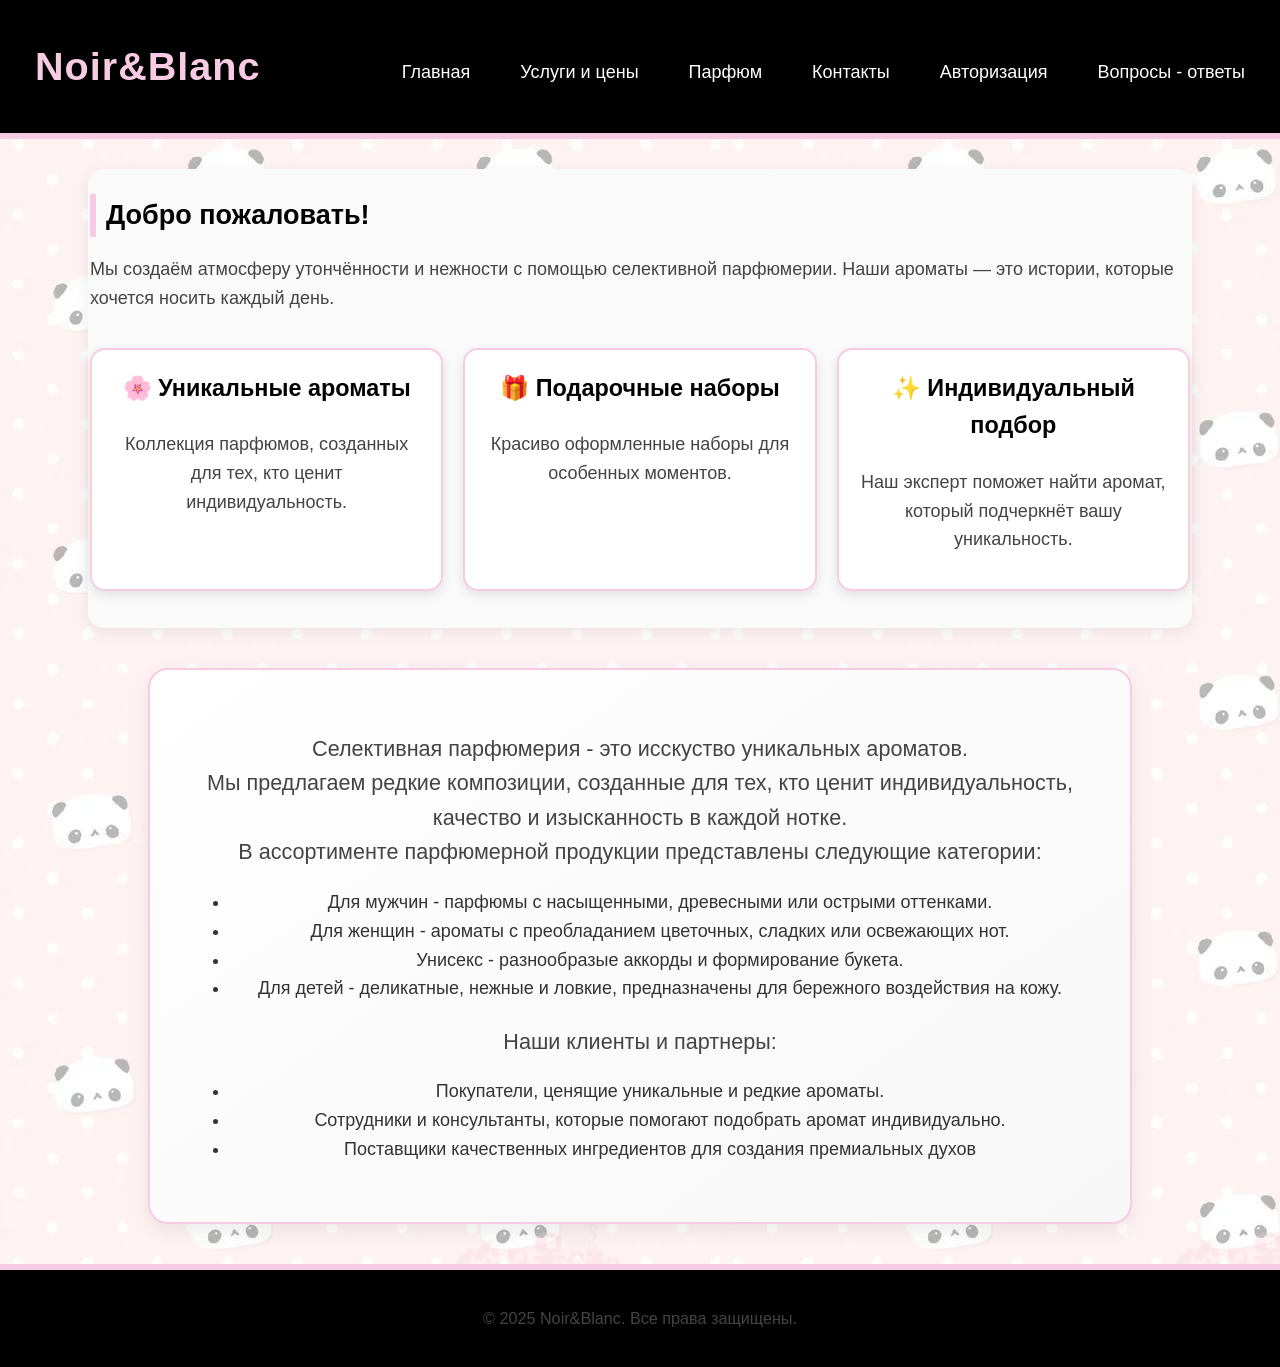
<file: index.html>
<!DOCTYPE html>
<html lang="ru">
<head>
    <meta charset="UTF-8">
    <meta name="viewport" content="width=device-width, initial-scale=1.0">
    <title>Noir&Blanc — Главная</title>
    <link rel="stylesheet" href="style.css">
</head>
<body>
    <header class="header">
        <h1 div class="logo">Noir&Blanc</h1>
<a href="media/panda.jpg" alt="лого"> </a>
<input type="checkbox" id="menu-toggle">
<label for="menu-toggle" class="burger">
    <span></span>
    <span></span>
    <span></span>
</label>
        <nav class="nav">
                <a href="index.html">Главная</a>
                <a href="price.html">Услуги и цены</a>
                <a href="parfum.html">Парфюм</a>
                <a href="contact.html">Контакты</a>
                <a href="register.html">Авторизация</a>
                <a href="question.html">Вопросы - ответы</a>

        </nav>
    </header>

    <div class="container">
        <h2>Добро пожаловать!</h2>
        <p>
            Мы создаём атмосферу утончённости и нежности с помощью селективной парфюмерии. 
            Наши ароматы — это истории, которые хочется носить каждый день.
        </p>

        <div class="cards">
            <div class="card">
                <h3>🌸 Уникальные ароматы</h3>
                <p>Коллекция парфюмов, созданных для тех, кто ценит индивидуальность.</p>
            </div>
            <div class="card">
                <h3>🎁 Подарочные наборы</h3>
                <p>Красиво оформленные наборы для особенных моментов.</p>
            </div>
            <div class="card">
                <h3>✨ Индивидуальный подбор</h3>
                <p>Наш эксперт поможет найти аромат, который подчеркнёт вашу уникальность.</p>
            </div>
        </div>
    </div>
    <div class="content">
     <p>Селективная парфюмерия - это исскуство уникальных ароматов.<br/>Мы предлагаем редкие композиции, созданные для тех, кто ценит индивидуальность, качество и изысканность в каждой нотке.<br/>В ассортименте парфюмерной продукции представлены следующие категории:</p>
            <ul>
                <li>Для мужчин - парфюмы с насыщенными, древесными или острыми оттенками.</li>
                <li>Для женщин - ароматы с преобладанием цветочных, сладких или освежающих нот.</li>
                <li>Унисекс - разнообразые аккорды и формирование букета.</li>
                <li>Для детей - деликатные, нежные и ловкие, предназначены для бережного воздействия на кожу.</li>
            </ul>
            <p>Наши клиенты и партнеры:</p>
            <ul>
                <li>Покупатели, ценящие уникальные и редкие ароматы.</li>
                <li>Сотрудники и консультанты, которые помогают подобрать аромат индивидуально.</li>
                <li>Поставщики качественных ингредиентов для создания премиальных духов</li>
            </ul>
        </div>
        </section>
    <footer>
        <p>© 2025 Noir&Blanc. Все права защищены.</p>
    </footer>
</body>
</html>
</file>
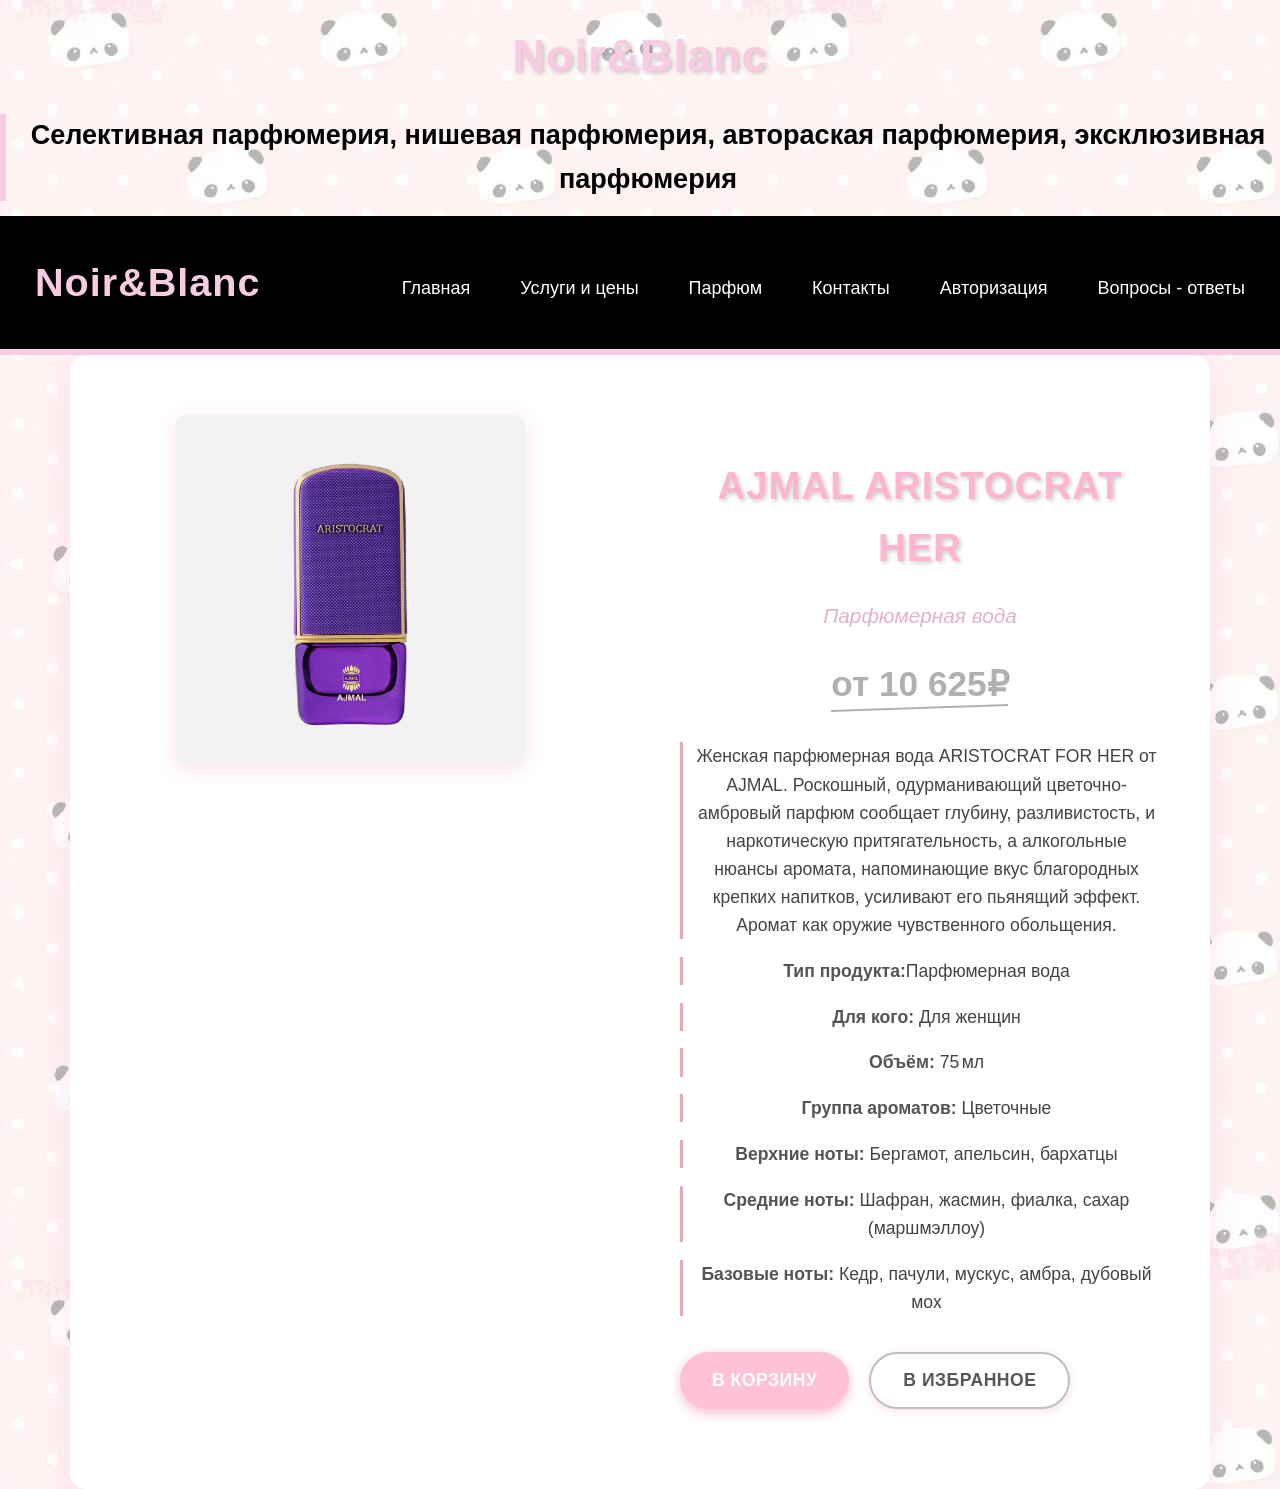
<file: AJMALARISTOCRATHER.html>
<!DOCTYPE html>
<html lang="ru">
    <head>
        <meta charset="UTF-8">

        <meta name="viewport" content="width=device-width, initial-scale=1.0">
        <title>Noir&Blanc</title>   
             <link rel="stylesheet" href="style.css">
    </head>
    <body>
        <div class="title-width-image ">
        <h1>Noir&Blanc</h1>
        <div id="wrapper">
            <div class="center">
 
                <h2>Селективная парфюмерия, нишевая парфюмерия, автораская парфюмерия, эксклюзивная парфюмерия</h2>
        
  <header class="header">
        <h1 div class="logo">Noir&Blanc</h1>
<a href="media/panda.jpg" alt="лого"> </a>
<input type="checkbox" id="menu-toggle">
<label for="menu-toggle" class="burger">
    <span></span>
    <span></span>
    <span></span>
</label>
        <nav class="nav">
                <a href="index.html">Главная</a>
                <a href="price.html">Услуги и цены</a>
                <a href="parfum.html">Парфюм</a>
                <a href="contact.html">Контакты</a>
                <a href="register.html">Авторизация</a>
                <a href="question.html">Вопросы - ответы</a>

        </nav>
    </header>
    <div class="product-page">
        <div class="product-image">
            <img src="media/AJMAL ARISTOCRAT HER.jpg" alt="Название аромата">
        </div>
        <div class="product-info">
            <h1>AJMAL ARISTOCRAT HER</h1>
            <p class="brand">Парфюмерная вода</p>
            <div class="price">
                <span class="current-price">от 10 625₽</span>
            </div>
            <div class="description">
                <p>Женская парфюмерная вода ARISTOCRAT FOR HER от AJMAL.
                    Роскошный, одурманивающий цветочно-амбровый парфюм сообщает глубину, разливистость, и наркотическую притягательность, а алкогольные нюансы аромата, напоминающие вкус благородных крепких напитков, усиливают его пьянящий эффект. Аромат как оружие чувственного обольщения.</p> 
                <p><strong>Тип продукта:</strong>Парфюмерная вода</p>
                <p><strong>Для кого:</strong> Для женщин</p>
                <p><strong>Объём:</strong> 75 мл</p>
                <p><strong>Группа ароматов:</strong> Цветочные</p>
                <p><strong>Верхние ноты:</strong> Бергамот, апельсин, бархатцы</p>
                <p><strong>Средние ноты:</strong> Шафран, жасмин, фиалка, сахар (маршмэллоу)</p>
                <p><strong>Базовые ноты:</strong> Кедр, пачули, мускус, амбра, дубовый мох</p>
            </div>
            <div class="actions">
                <button class="btn btn-add-to-cart">В корзину</button>
                <button class="btn btn-favorite">В избранное</button>
            </div>
        </div>
    </div>
</body>
</html>
</file>
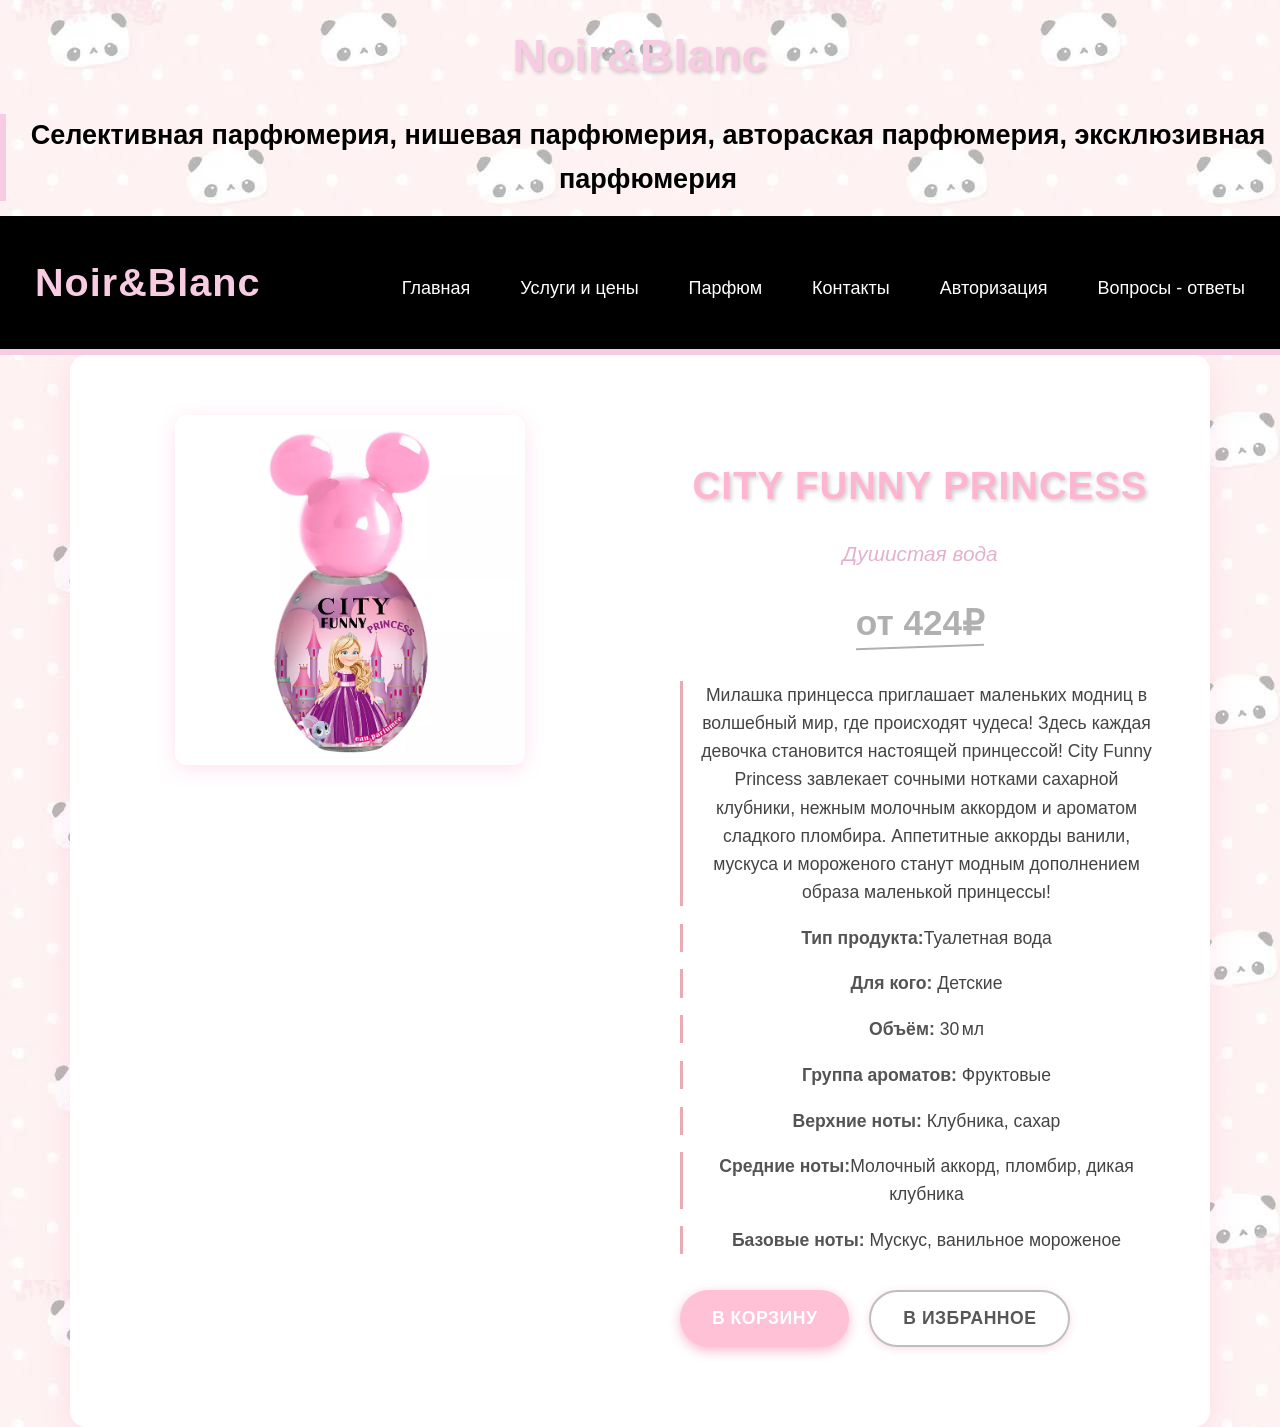
<file: CITYFUNNYPRINCESS.html>
<!DOCTYPE html>
<html lang="ru">
    <head>
        <meta charset="UTF-8">

        <meta name="viewport" content="width=device-width, initial-scale=1.0">
        <title>Noir&Blanc</title>  
              <link rel="stylesheet" type="text/css" href="style.css">
    </head>
    <body>
        <div class="title-width-image ">
        <h1>Noir&Blanc</h1>
        <div id="wrapper">
            <div class="center">
 
                <h2>Селективная парфюмерия, нишевая парфюмерия, автораская парфюмерия, эксклюзивная парфюмерия</h2>
        
        <header class="header">
        <h1 div class="logo">Noir&Blanc</h1>
<a href="media/panda.jpg" alt="лого"> </a>
<input type="checkbox" id="menu-toggle">
<label for="menu-toggle" class="burger">
    <span></span>
    <span></span>
    <span></span>
</label>
        <nav class="nav">
                <a href="index.html">Главная</a>
                <a href="price.html">Услуги и цены</a>
                <a href="parfum.html">Парфюм</a>
                <a href="contact.html">Контакты</a>
                <a href="register.html">Авторизация</a>
                <a href="question.html">Вопросы - ответы</a>

        </nav>
    </header>
    <div class="product-page">
        <div class="product-image">
            <img src="media/CITY FUNNY PRINCESS.webp" alt="Название аромата">
        </div>
        <div class="product-info">
            <h1>CITY FUNNY PRINCESS</h1>
            <p class="brand">Душистая вода</p>
            <div class="price">
                <span class="current-price">от 424₽</span>
            </div>
            <div class="description">
                <p>Милашка принцесса приглашает маленьких модниц в волшебный мир, где происходят чудеса! Здесь каждая девочка становится настоящей принцессой! City Funny Princess завлекает сочными нотками сахарной клубники, нежным молочным аккордом и ароматом сладкого пломбира. Аппетитные аккорды ванили, мускуса и мороженого станут модным дополнением образа маленькой принцессы!</p> 
                <p><strong>Тип продукта:</strong>Туалетная вода</p>
                <p><strong>Для кого:</strong> Детские</p>
                <p><strong>Объём:</strong> 30 мл</p>
                <p><strong>Группа ароматов:</strong> Фруктовые</p>
                <p><strong>Верхние ноты:</strong> Клубника, сахар</p>
                <p><strong>Средние ноты:</strong>Молочный аккорд, пломбир, дикая клубника</p>
                <p><strong>Базовые ноты:</strong> Мускус, ванильное мороженое</p>
            </div>
            <div class="actions">
                <button class="btn btn-add-to-cart">В корзину</button>
                <button class="btn btn-favorite">В избранное</button>
            </div>
        </div>
    </div>
</body>
</html>
</file>
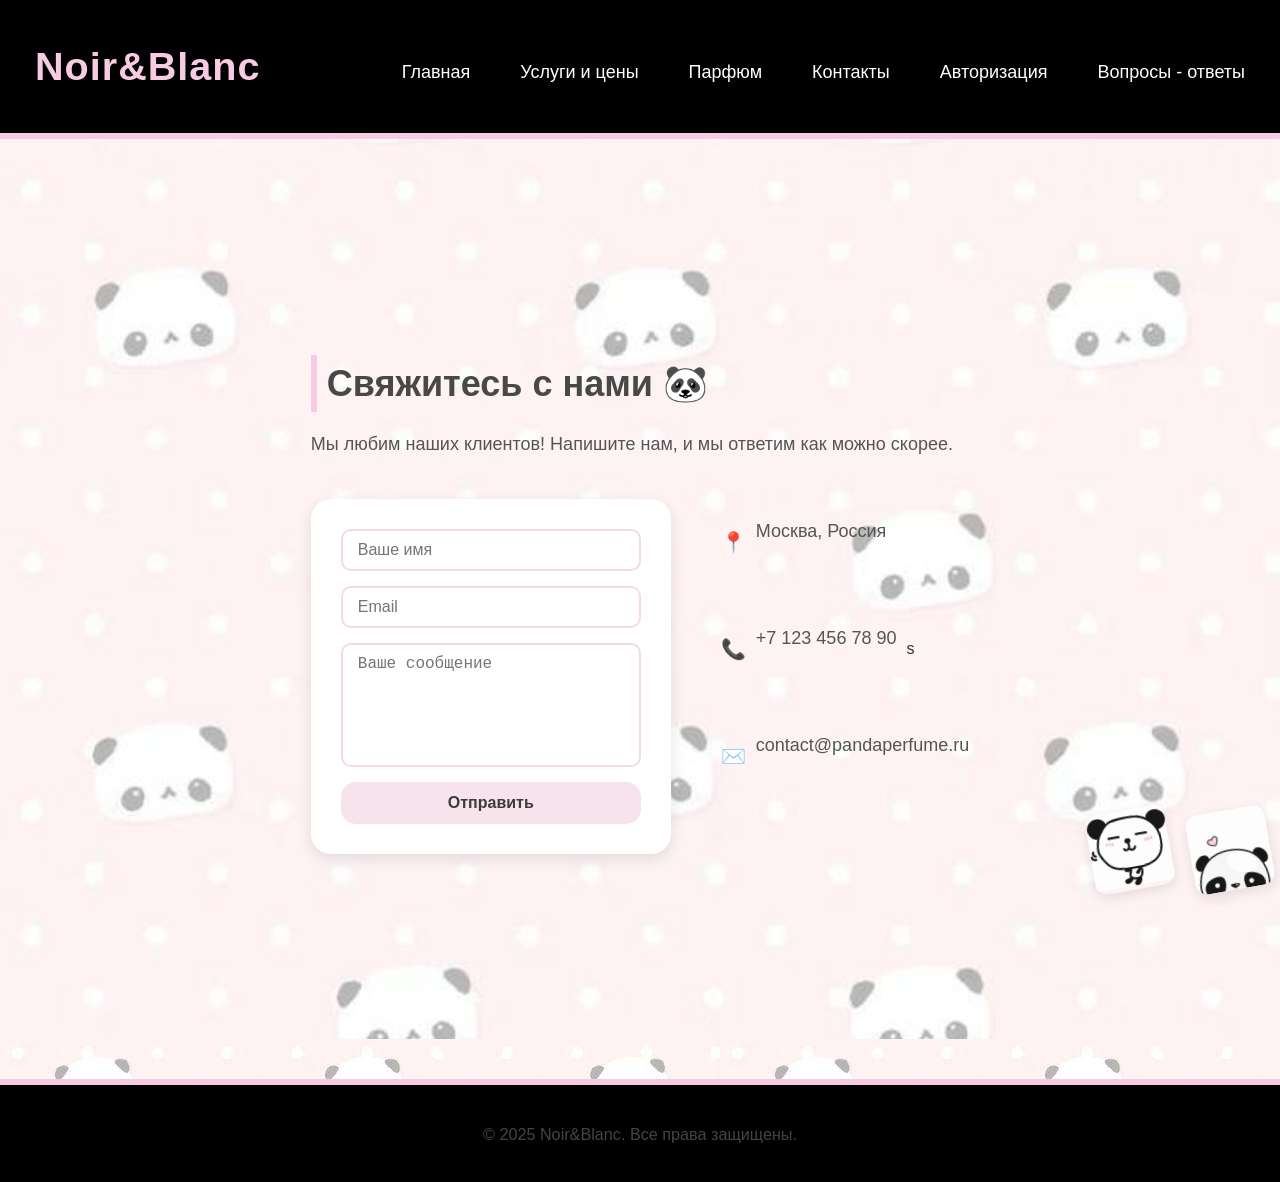
<file: contact.html>
<!DOCTYPE html>
<html lang="ru">
<head>
    <meta charset="UTF-8">
    <meta name="viewport" content="width=device-width, initial-scale=1.0">
    <title>Noir&Blanc — Контакты</title>
    <link rel="stylesheet" href="style.css">
</head>
<body>
  <header class="header">
        <h1 div class="logo">Noir&Blanc</h1>
<a href="media/panda.jpg" alt="лого"> </a>
<input type="checkbox" id="menu-toggle">
<label for="menu-toggle" class="burger">
    <span></span>
    <span></span>
    <span></span>
</label>
        <nav class="nav">
                <a href="index.html">Главная</a>
                <a href="price.html">Услуги и цены</a>
                <a href="parfum.html">Парфюм</a>
                <a href="contact.html">Контакты</a>
                <a href="register.html">Авторизация</a>
                <a href="question.html">Вопросы - ответы</a>

        </nav>
    </header>
<section id="contacts" class="contacts-section">
  <div class="contacts-wrapper">
    <h2>Свяжитесь с нами 🐼</h2>
    <p>Мы любим наших клиентов! Напишите нам, и мы ответим как можно скорее.</p>

    <div class="contacts-content">

      <form class="contact-form">
        <input type="text" placeholder="Ваше имя" required>
        <input type="email" placeholder="Email" required>
        <textarea placeholder="Ваше сообщение" required></textarea>
        <button type="submit">Отправить</button>
      </form>


      <div class="contact-info">
        <div class="info-item">
          <span class="icon">📍</span>
          <p>Москва, Россия</p>
        </div>
        <div class="info-item">
          <span class="icon">📞</span>
          <p>+7 123 456 78 90</p>s
        </div>
        <div class="info-item">
          <span class="icon">✉️</span>
          <p>contact@pandaperfume.ru</p>
        </div>
      </div>
    </div>
    
    <div class="pandas">
      <img src="media/panda.jpg" alt="Панда" class="panda">
      <img src="media/panda2.jpg" alt="Панда" class="panda">
    </div>
  </div>
</section>
    <footer>
        <p>© 2025 Noir&Blanc. Все права защищены.</p>
    </footer>
</file>
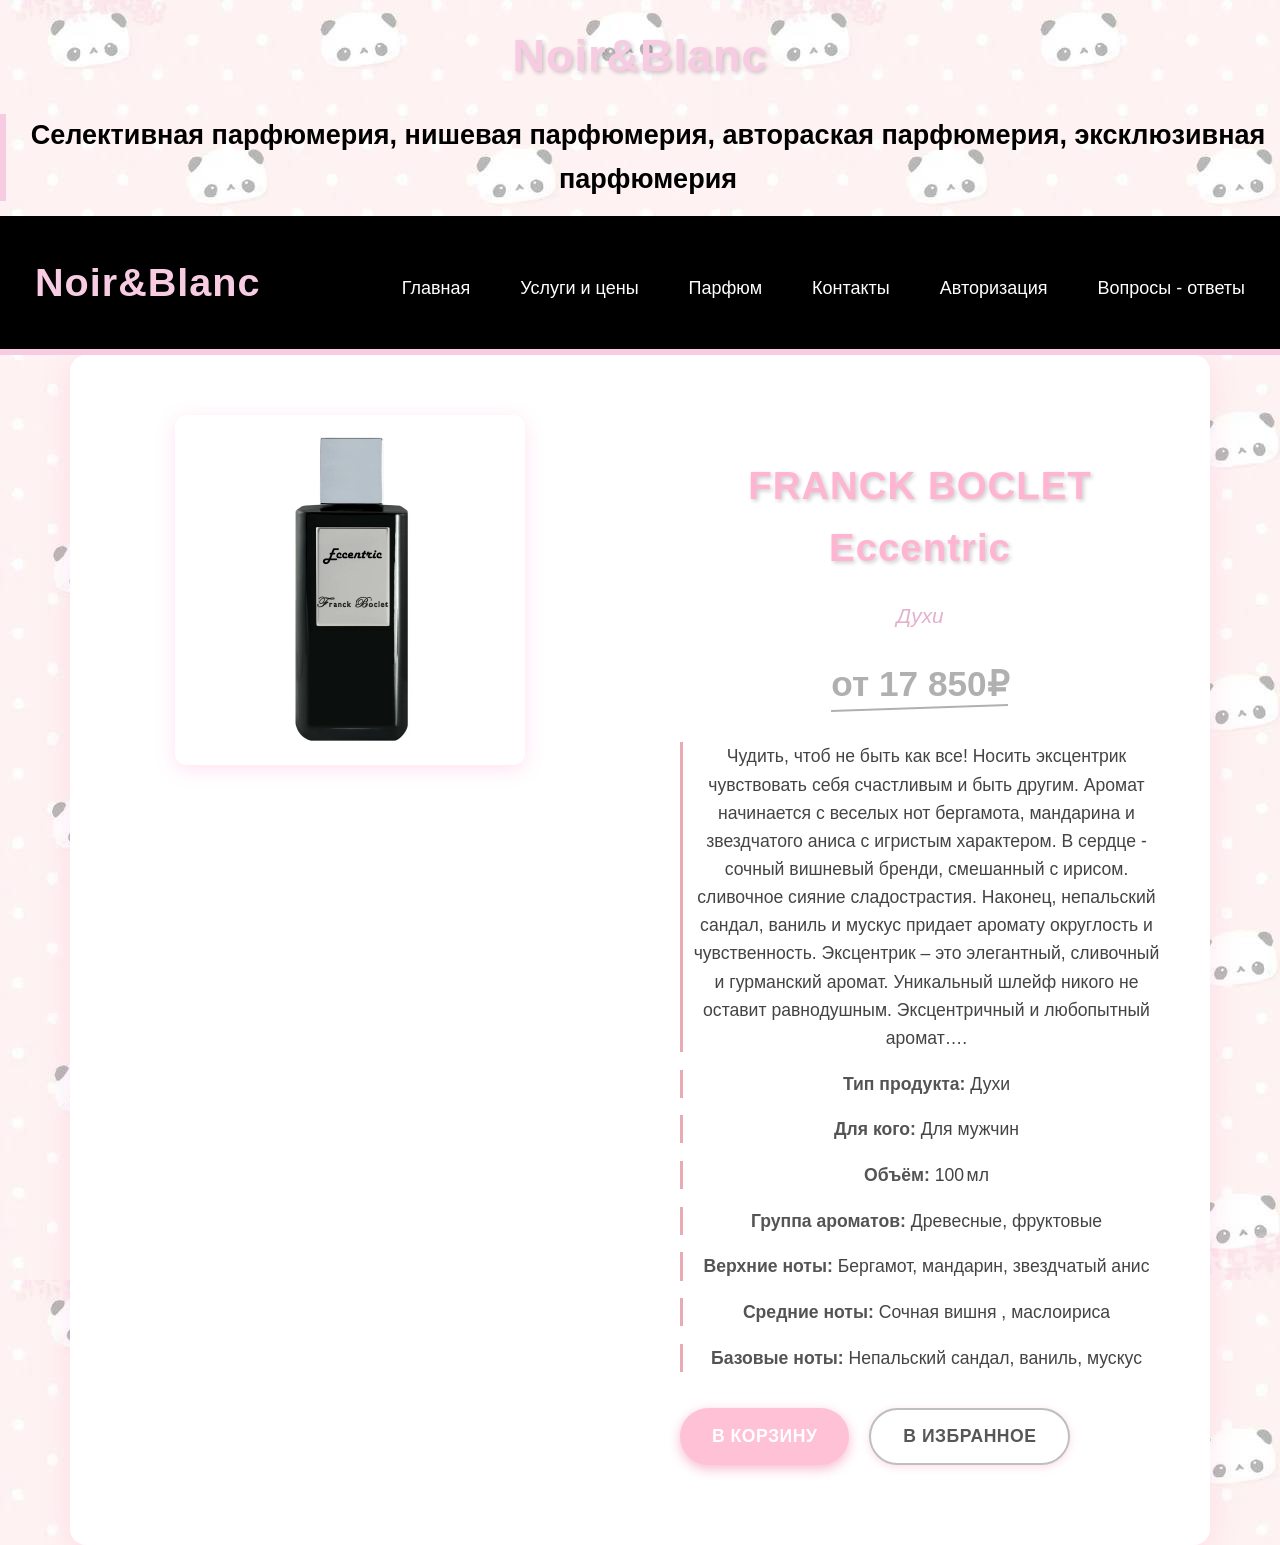
<file: FRANCKBOCLETEccentric.html>
<!DOCTYPE html>
<html lang="ru">
    <head>
        <meta charset="UTF-8">

        <meta name="viewport" content="width=device-width, initial-scale=1.0">
        <title>Noir&Blanc</title>   
             <link rel="stylesheet" type="text/css" href="style.css">
    </head>
    <body>
        <div class="title-width-image ">
        <h1>Noir&Blanc</h1>
        <div id="wrapper">
            <div class="center">
 
                <h2>Селективная парфюмерия, нишевая парфюмерия, автораская парфюмерия, эксклюзивная парфюмерия</h2>
        
         <header class="header">
        <h1 div class="logo">Noir&Blanc</h1>
<a href="media/panda.jpg" alt="лого"> </a>
<input type="checkbox" id="menu-toggle">
<label for="menu-toggle" class="burger">
    <span></span>
    <span></span>
    <span></span>
</label>
        <nav class="nav">
                <a href="index.html">Главная</a>
                <a href="price.html">Услуги и цены</a>
                <a href="parfum.html">Парфюм</a>
                <a href="contact.html">Контакты</a>
                <a href="register.html">Авторизация</a>
                <a href="question.html">Вопросы - ответы</a>

        </nav>
    </header>
    <div class="product-page">
        <div class="product-image">
            <img src="media/FRANCK BOCLET Eccentric.webp" alt="Название аромата">
        </div>
        <div class="product-info">
            <h1>FRANCK BOCLET Eccentric</h1>
            <p class="brand">Духи</p>
            <div class="price">
                <span class="current-price">от 17 850₽</span>
            </div>
            <div class="description">
                <p>Чудить, чтоб не быть как все! Носить эксцентрик чувствовать себя счастливым и быть другим. Аромат начинается с веселых нот бергамота, мандарина и звездчатого аниса с игристым характером.
В сердце - сочный вишневый бренди, смешанный с ирисом. сливочное сияние сладострастия. Наконец, непальский сандал, ваниль и мускус придает аромату округлость и чувственность.
Эксцентрик – это элегантный, сливочный и гурманский аромат. Уникальный шлейф никого не оставит равнодушным. Эксцентричный и любопытный аромат….</p> 
                <p><strong>Тип продукта:</strong> Духи</p>
                <p><strong>Для кого:</strong> Для мужчин</p>
                <p><strong>Объём:</strong> 100 мл</p>
                <p><strong>Группа ароматов:</strong> Древесные, фруктовые</p>
                <p><strong>Верхние ноты:</strong> Бергамот, мандарин, звездчатый анис</p>
                <p><strong>Средние ноты:</strong> Сочная вишня , маслоириса</p>
                <p><strong>Базовые ноты:</strong> Непальский сандал, ваниль, мускус</p>
            </div>
            <div class="actions">
                <button class="btn btn-add-to-cart">В корзину</button>
                <button class="btn btn-favorite">В избранное</button>
            </div>
        </div>
    </div>
</body>
</html>
</file>
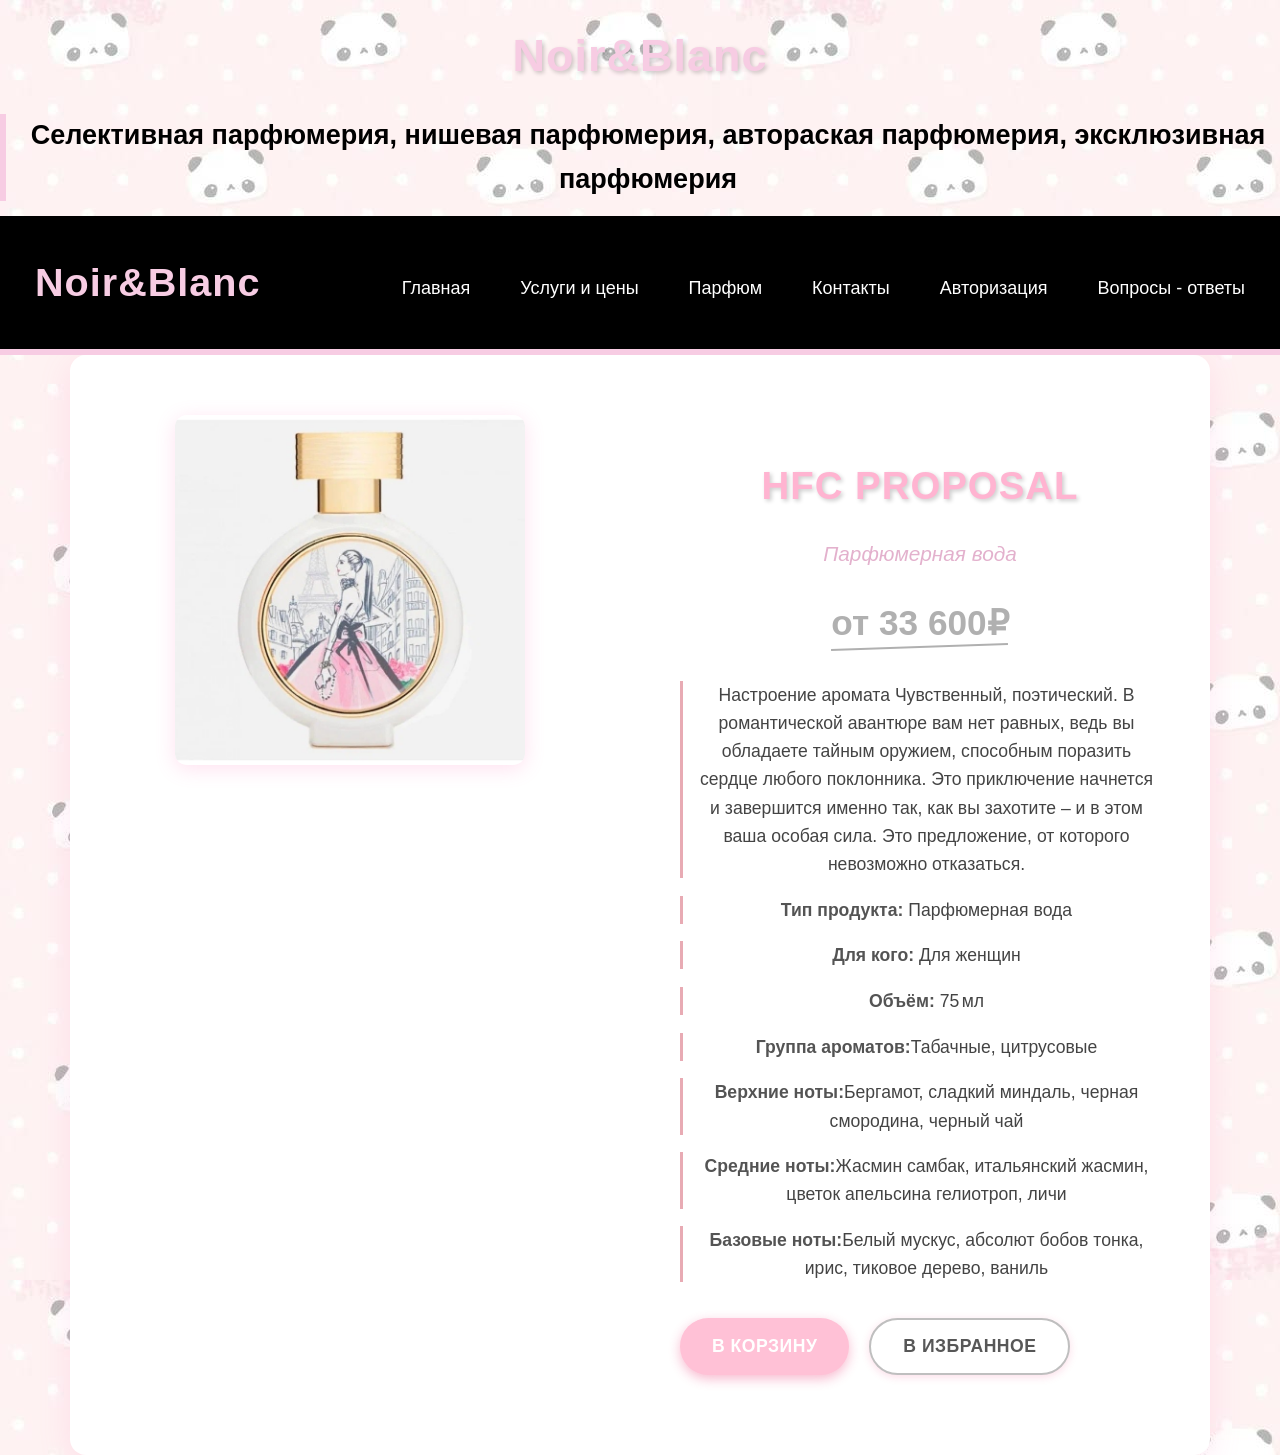
<file: HFCPROPOSAL.html>
<!DOCTYPE html>
<html lang="ru">
    <head>
        <meta charset="UTF-8">

        <meta name="viewport" content="width=device-width, initial-scale=1.0">
        <title>Noir&Blanc</title>   
             <link rel="stylesheet" type="text/css" href="style.css">
    </head>
    <body>
        <div class="title-width-image ">
        <h1>Noir&Blanc</h1>
        <div id="wrapper">
            <div class="center">
 
                <h2>Селективная парфюмерия, нишевая парфюмерия, автораская парфюмерия, эксклюзивная парфюмерия</h2>
        
         <header class="header">
        <h1 div class="logo">Noir&Blanc</h1>
<a href="media/panda.jpg" alt="лого"> </a>
<input type="checkbox" id="menu-toggle">
<label for="menu-toggle" class="burger">
    <span></span>
    <span></span>
    <span></span>
</label>
        <nav class="nav">
                <a href="index.html">Главная</a>
                <a href="price.html">Услуги и цены</a>
                <a href="parfum.html">Парфюм</a>
                <a href="contact.html">Контакты</a>
                <a href="register.html">Авторизация</a>
                <a href="question.html">Вопросы - ответы</a>

        </nav>
    </header>
    <div class="product-page">
        <div class="product-image">
            <img src="media/HFC PROPOSAL.jpg" alt="Название аромата">
        </div>
        <div class="product-info">
            <h1>HFC PROPOSAL</h1>
            <p class="brand">Парфюмерная вода</p>
            <div class="price">
                <span class="current-price">от 33 600₽</span>
            </div>
            <div class="description">
                <p>Настроение аромата Чувственный, поэтический. 
                    В романтической авантюре вам нет равных, ведь вы обладаете тайным оружием, способным поразить сердце любого поклонника. Это приключение начнется и завершится именно так, как вы захотите – и в этом ваша особая сила. Это предложение, от которого невозможно отказаться.</p> 
                <p><strong>Тип продукта:</strong> Парфюмерная вода</p>
                <p><strong>Для кого:</strong> Для женщин</p>
                <p><strong>Объём:</strong> 75 мл</p>
                <p><strong>Группа ароматов:</strong>Табачные, цитрусовые</p>
                <p><strong>Верхние ноты:</strong>Бергамот, сладкий миндаль, черная смородина, черный чай</p>
                <p><strong>Средние ноты:</strong>Жасмин самбак, итальянский жасмин, цветок апельсина гелиотроп, личи</p>
                <p><strong>Базовые ноты:</strong>Белый мускус, абсолют бобов тонка, ирис, тиковое дерево, ваниль</p>
            </div>
            <div class="actions">
                <button class="btn btn-add-to-cart">В корзину</button>
                <button class="btn btn-favorite">В избранное</button>
            </div>
        </div>
    </div>
</body>
</html>
</file>
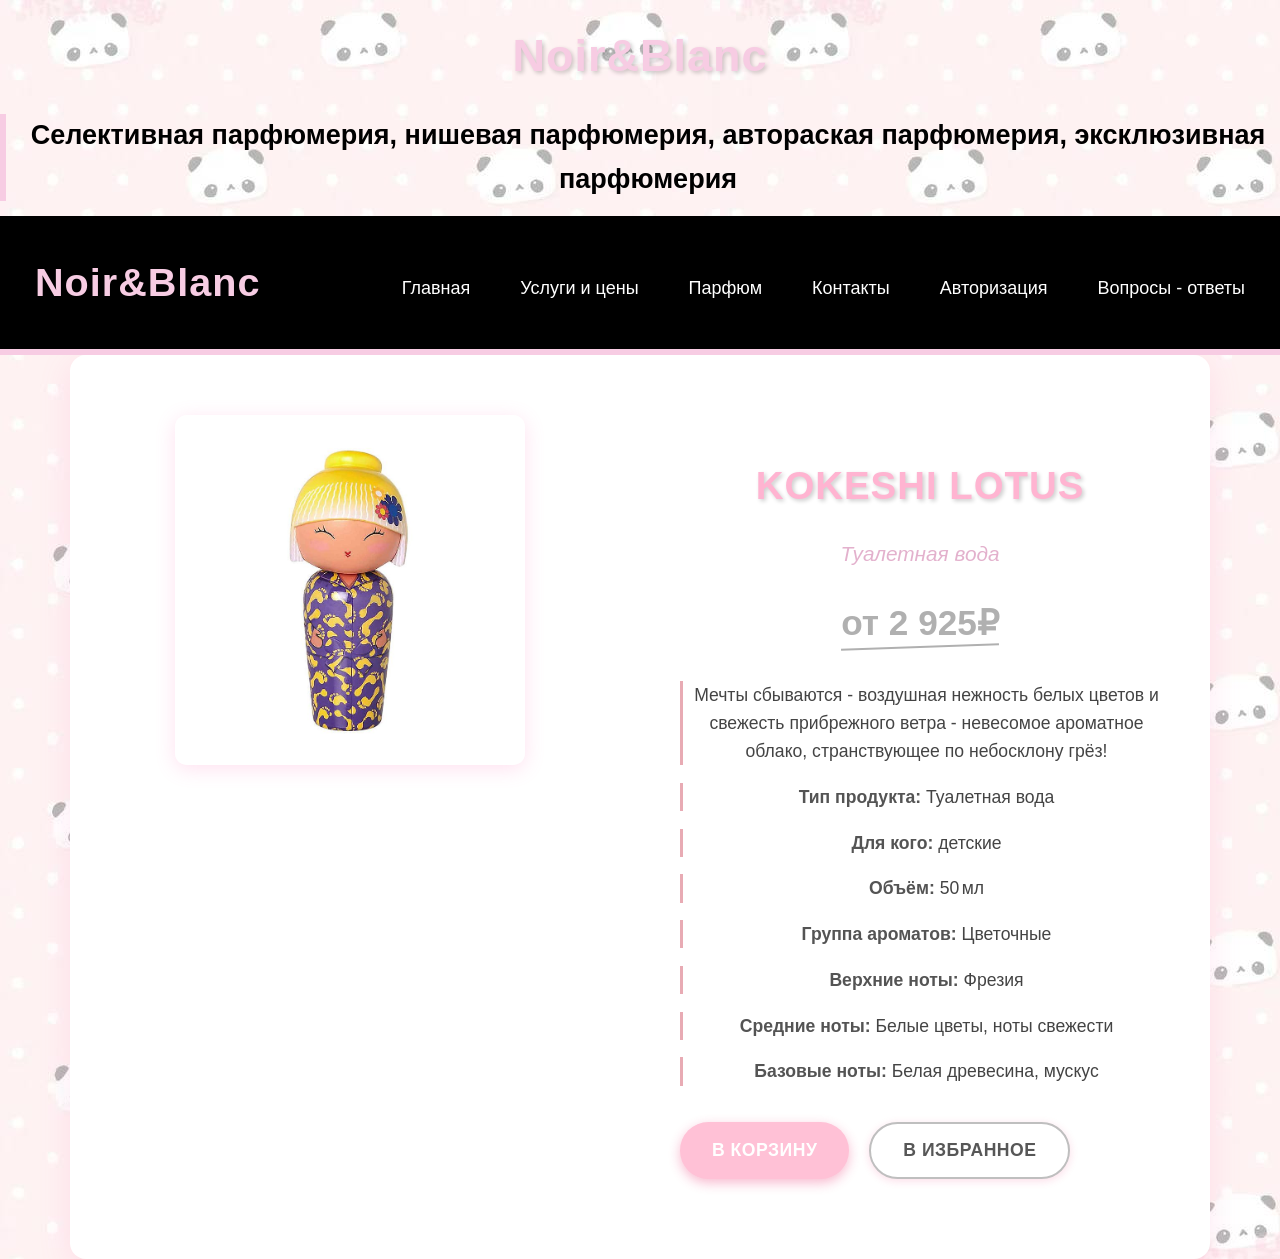
<file: KOKESHILOTUS.html>
<!DOCTYPE html>
<html lang="ru">
    <head>
        <meta charset="UTF-8">
        <meta name="viewport" content="width=device-width, initial-scale=1.0">
        <title>Noir&Blanc</title>      
          <link rel="stylesheet" type="text/css" href="style.css">
    </head>
    <body>
        <div class="title-width-image ">
        <h1>Noir&Blanc</h1>
        <div id="wrapper">
            <div class="center">
 
                <h2>Селективная парфюмерия, нишевая парфюмерия, автораская парфюмерия, эксклюзивная парфюмерия</h2>
         <header class="header">
        <h1 div class="logo">Noir&Blanc</h1>
<a href="media/panda.jpg" alt="лого"> </a>
<input type="checkbox" id="menu-toggle">
<label for="menu-toggle" class="burger">
    <span></span>
    <span></span>
    <span></span>
</label>
        <nav class="nav">
                <a href="index.html">Главная</a>
                <a href="price.html">Услуги и цены</a>
                <a href="parfum.html">Парфюм</a>
                <a href="contact.html">Контакты</a>
                <a href="register.html">Авторизация</a>
                <a href="question.html">Вопросы - ответы</a>

        </nav>
    </header>
    <div class="product-page">
        <div class="product-image">
            <img src="media/KOKESHI LOTUS.jpg" alt="Название аромата">
        </div>
        <div class="product-info">
            <h1>KOKESHI LOTUS</h1>
            <p class="brand">Туалетная вода</p>
            <div class="price">
                <span class="current-price">от 2 925₽</span>
            </div>
            <div class="description">
                <p>Мечты сбываются - воздушная нежность белых цветов и свежесть прибрежного ветра - невесомое ароматное облако, странствующее по небосклону грёз!</p> 
                <p><strong>Тип продукта:</strong> Туалетная вода</p>
                <p><strong>Для кого:</strong> детские</p>
                <p><strong>Объём:</strong> 50 мл</p>
                <p><strong>Группа ароматов:</strong> Цветочные</p>
                <p><strong>Верхние ноты:</strong> Фрезия</p>
                <p><strong>Средние ноты:</strong> Белые цветы, ноты свежести</p>
                <p><strong>Базовые ноты:</strong> Белая древесина, мускус</p>
            </div>
            <div class="actions">
                <button class="btn btn-add-to-cart">В корзину</button>
                <button class="btn btn-favorite">В избранное</button>
            </div>
        </div>
    </div>
</body>
</html>
</file>
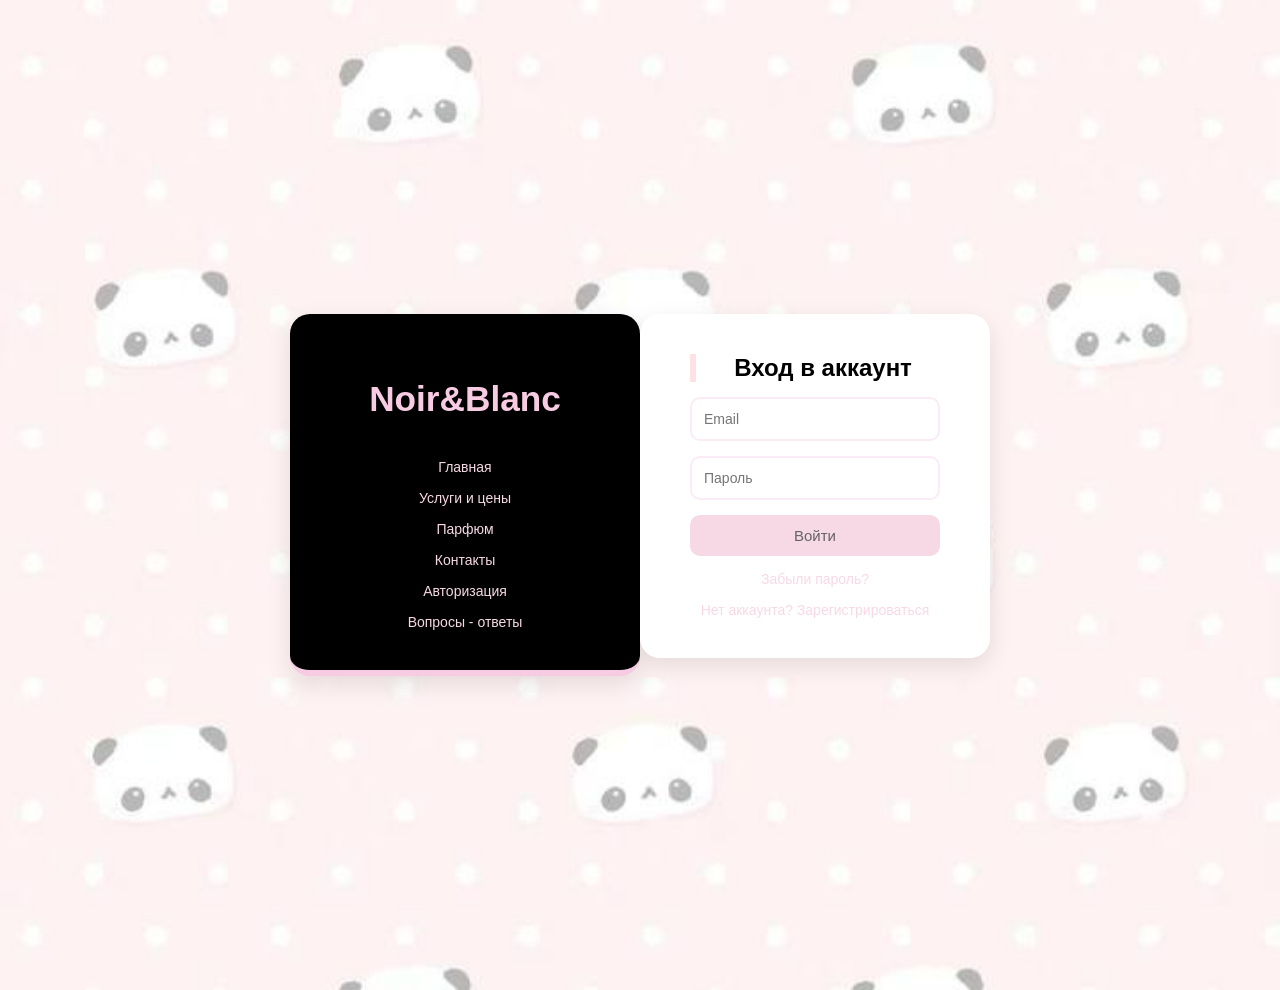
<file: login.html>
<!DOCTYPE html>
<html lang="ru">
<head>
  <meta charset="UTF-8">
  <meta name="viewport" content="width=device-width, initial-scale=1.0">
  <title>Вход</title>
  <link rel="stylesheet" href="cuteregist.css">
</head>
<body>
  <body>
  <div class="layout">
<header class="header">
        <h1 div class="logo">Noir&Blanc</h1>
<a href="media/panda.jpg" alt="лого"> </a>
<input type="checkbox" id="menu-toggle">
<label for="menu-toggle" class="burger">
    <span></span>
    <span></span>
    <span></span>
</label>
        <nav class="nav">
                <a href="index.html">Главная</a>
                <a href="price.html">Услуги и цены</a>
                <a href="parfum.html">Парфюм</a>
                <a href="contact.html">Контакты</a>
                <a href="register.html">Авторизация</a>
                <a href="question.html">Вопросы - ответы</a>

        </nav>
    </header>
  <div class="container">
    <h2>Вход в аккаунт</h2>
    <form>
      <input type="email" placeholder="Email" required>
      <input type="password" placeholder="Пароль" required>
      <button type="submit">Войти</button>
      <a href="#">Забыли пароль?</a>
      <a href="register.html">Нет аккаунта? Зарегистрироваться</a>
    </form>
  </div>
  </div>
</body>
</html>
</file>
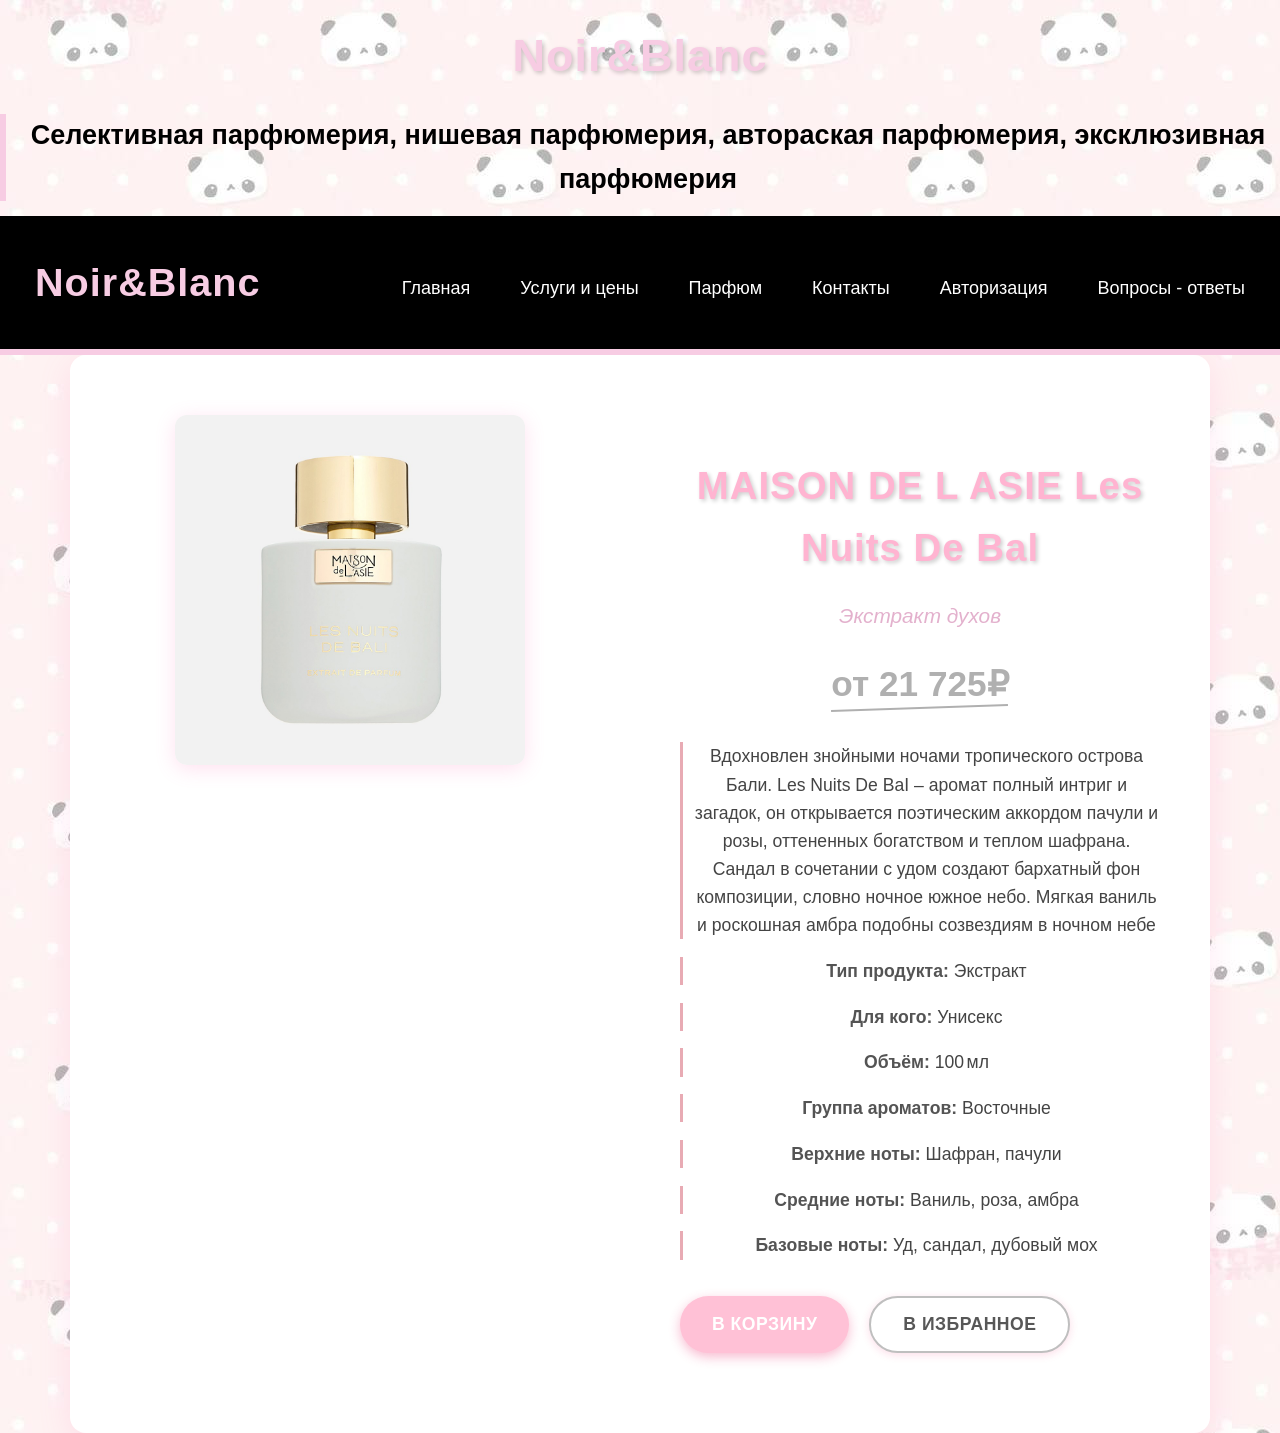
<file: MAISONDELASIELesNuitsDeBal.html>
<!DOCTYPE html>
<html lang="ru">
    <head>
        <meta charset="UTF-8">
        <meta name="viewport" content="width=device-width, initial-scale=1.0">
        <title>Noir&Blanc</title>
         <link rel="stylesheet" type="text/css" href="style.css">
    </head>
    <body>
        <div class="title-width-image ">
        <h1>Noir&Blanc</h1>
        <div id="wrapper">
            <div class="center">
 
                <h2>Селективная парфюмерия, нишевая парфюмерия, автораская парфюмерия, эксклюзивная парфюмерия</h2>
        
        <header class="header">
        <h1 div class="logo">Noir&Blanc</h1>
<a href="media/panda.jpg" alt="лого"> </a>
<input type="checkbox" id="menu-toggle">
<label for="menu-toggle" class="burger">
    <span></span>
    <span></span>
    <span></span>
</label>
        <nav class="nav">
                <a href="index.html">Главная</a>
                <a href="price.html">Услуги и цены</a>
                <a href="parfum.html">Парфюм</a>
                <a href="contact.html">Контакты</a>
                <a href="register.html">Авторизация</a>
                <a href="question.html">Вопросы - ответы</a>

        </nav>
    </header>
    <div class="product-page">
        <div class="product-image">
            <img src="media/MAISON DE L ASIE Les Nuits De Bal.jpg" alt="Название аромата">
        </div>
        <div class="product-info">
            <h1>MAISON DE L ASIE Les Nuits De Bal</h1>
            <p class="brand">Экстракт духов</p>
            <div class="price">
                <span class="current-price">от 21 725₽</span>
            </div>
            <div class="description">
                <p>Вдохновлен знойными ночами тропического острова Бали.
Les Nuits De BaI – аромат полный интриг и загадок, он открывается поэтическим аккордом пачули и розы, оттененных богатством и теплом шафрана.
Сандал в сочетании с удом создают бархатный фон композиции, словно ночное южное небо.
Мягкая ваниль и роскошная амбра подобны созвездиям в ночном небе</p> 
                <p><strong>Тип продукта:</strong> Экстракт</p>
                <p><strong>Для кого:</strong> Унисекс</p>
                <p><strong>Объём:</strong> 100 мл</p>
                <p><strong>Группа ароматов:</strong> Восточные</p>
                <p><strong>Верхние ноты:</strong> Шафран, пачули</p>
                <p><strong>Средние ноты:</strong> Ваниль, роза, амбра</p>
                <p><strong>Базовые ноты:</strong> Уд, сандал, дубовый мох</p>
            </div>
            <div class="actions">
                <button class="btn btn-add-to-cart">В корзину</button>
                <button class="btn btn-favorite">В избранное</button>
            </div>
        </div>
    </div>
</body>
</html>
</file>
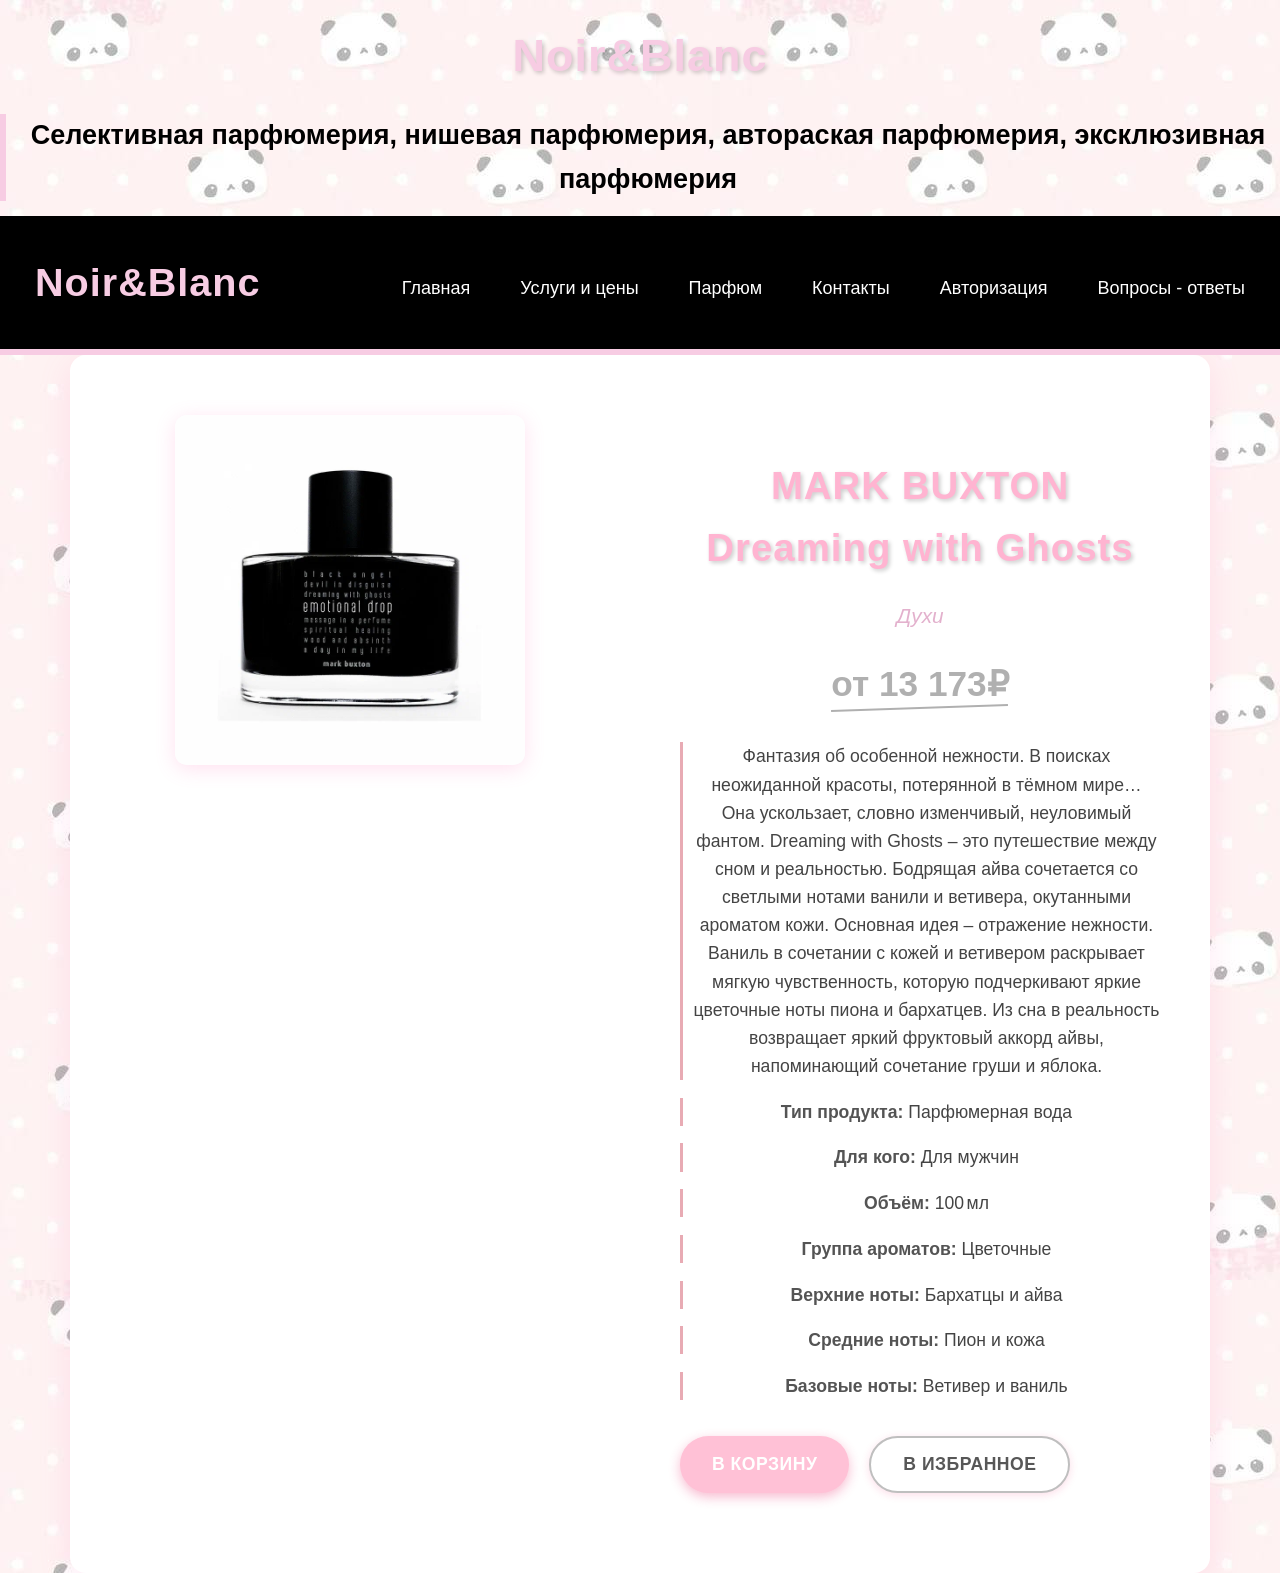
<file: MARKBUXTONDreamingwithGhosts.html>
<!DOCTYPE html>
<html lang="ru">
    <head>
        <meta charset="UTF-8">

        <meta name="viewport" content="width=device-width, initial-scale=1.0">
        <title>Noir&Blanc</title>   
             <link rel="stylesheet" type="text/css" href="style.css">
    </head>
    <body>
        <div class="title-width-image ">
        <h1>Noir&Blanc</h1>
        <div id="wrapper">
            <div class="center">
 
                <h2>Селективная парфюмерия, нишевая парфюмерия, автораская парфюмерия, эксклюзивная парфюмерия</h2>
         <header class="header">
        <h1 div class="logo">Noir&Blanc</h1>
<a href="media/panda.jpg" alt="лого"> </a>
<input type="checkbox" id="menu-toggle">
<label for="menu-toggle" class="burger">
    <span></span>
    <span></span>
    <span></span>
</label>
        <nav class="nav">
                <a href="index.html">Главная</a>
                <a href="price.html">Услуги и цены</a>
                <a href="parfum.html">Парфюм</a>
                <a href="contact.html">Контакты</a>
                <a href="register.html">Авторизация</a>
                <a href="question.html">Вопросы - ответы</a>

        </nav>
    </header>
        
    <div class="product-page">
        <div class="product-image">
            <img src="media/MARK BUXTON Dreaming with Ghosts.webp" alt="Название аромата">
        </div>
        <div class="product-info">
            <h1>MARK BUXTON Dreaming with Ghosts</h1>
            <p class="brand">Духи</p>
            <div class="price">
                <span class="current-price">от 13 173₽</span>
            </div>
            <div class="description">
                <p>Фантазия об особенной нежности. В поисках неожиданной красоты, потерянной в тёмном мире… Она ускользает, словно изменчивый, неуловимый фантом. Dreaming with Ghosts – это путешествие между сном и реальностью. Бодрящая айва сочетается со светлыми нотами ванили и ветивера, окутанными ароматом кожи.
Основная идея – отражение нежности. Ваниль в сочетании с кожей и ветивером раскрывает мягкую чувственность, которую подчеркивают яркие цветочные ноты пиона и бархатцев. Из сна в реальность возвращает яркий фруктовый аккорд айвы, напоминающий сочетание груши и яблока.</p> 
                <p><strong>Тип продукта:</strong> Парфюмерная вода</p>
                <p><strong>Для кого:</strong> Для мужчин</p>
                <p><strong>Объём:</strong> 100 мл</p>
                <p><strong>Группа ароматов:</strong> Цветочные</p>
                <p><strong>Верхние ноты:</strong> Бархатцы и айва</p>
                <p><strong>Средние ноты:</strong> Пион и кожа</p>
                <p><strong>Базовые ноты:</strong> Ветивер и ваниль</p>
            </div>
            <div class="actions">
                <button class="btn btn-add-to-cart">В корзину</button>
                <button class="btn btn-favorite">В избранное</button>
            </div>
        </div>
    </div>
</body>
</html>
</file>
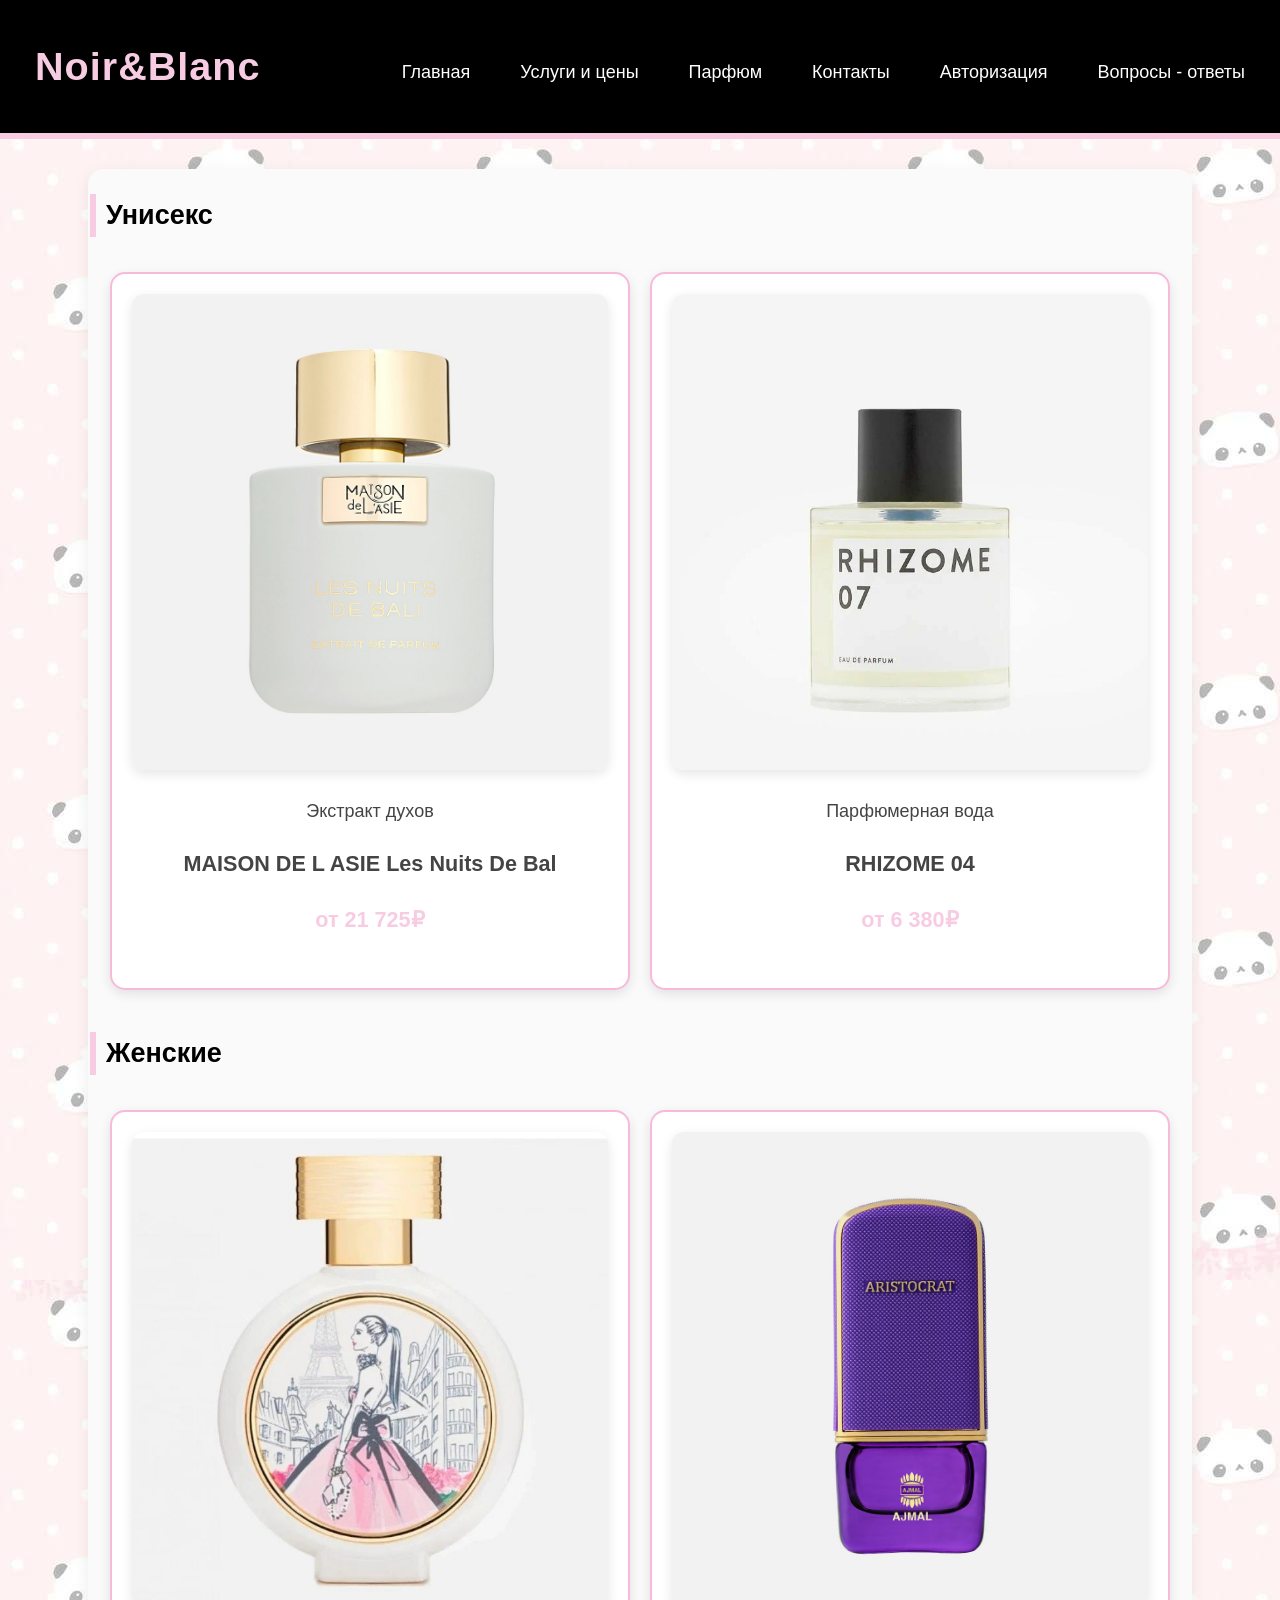
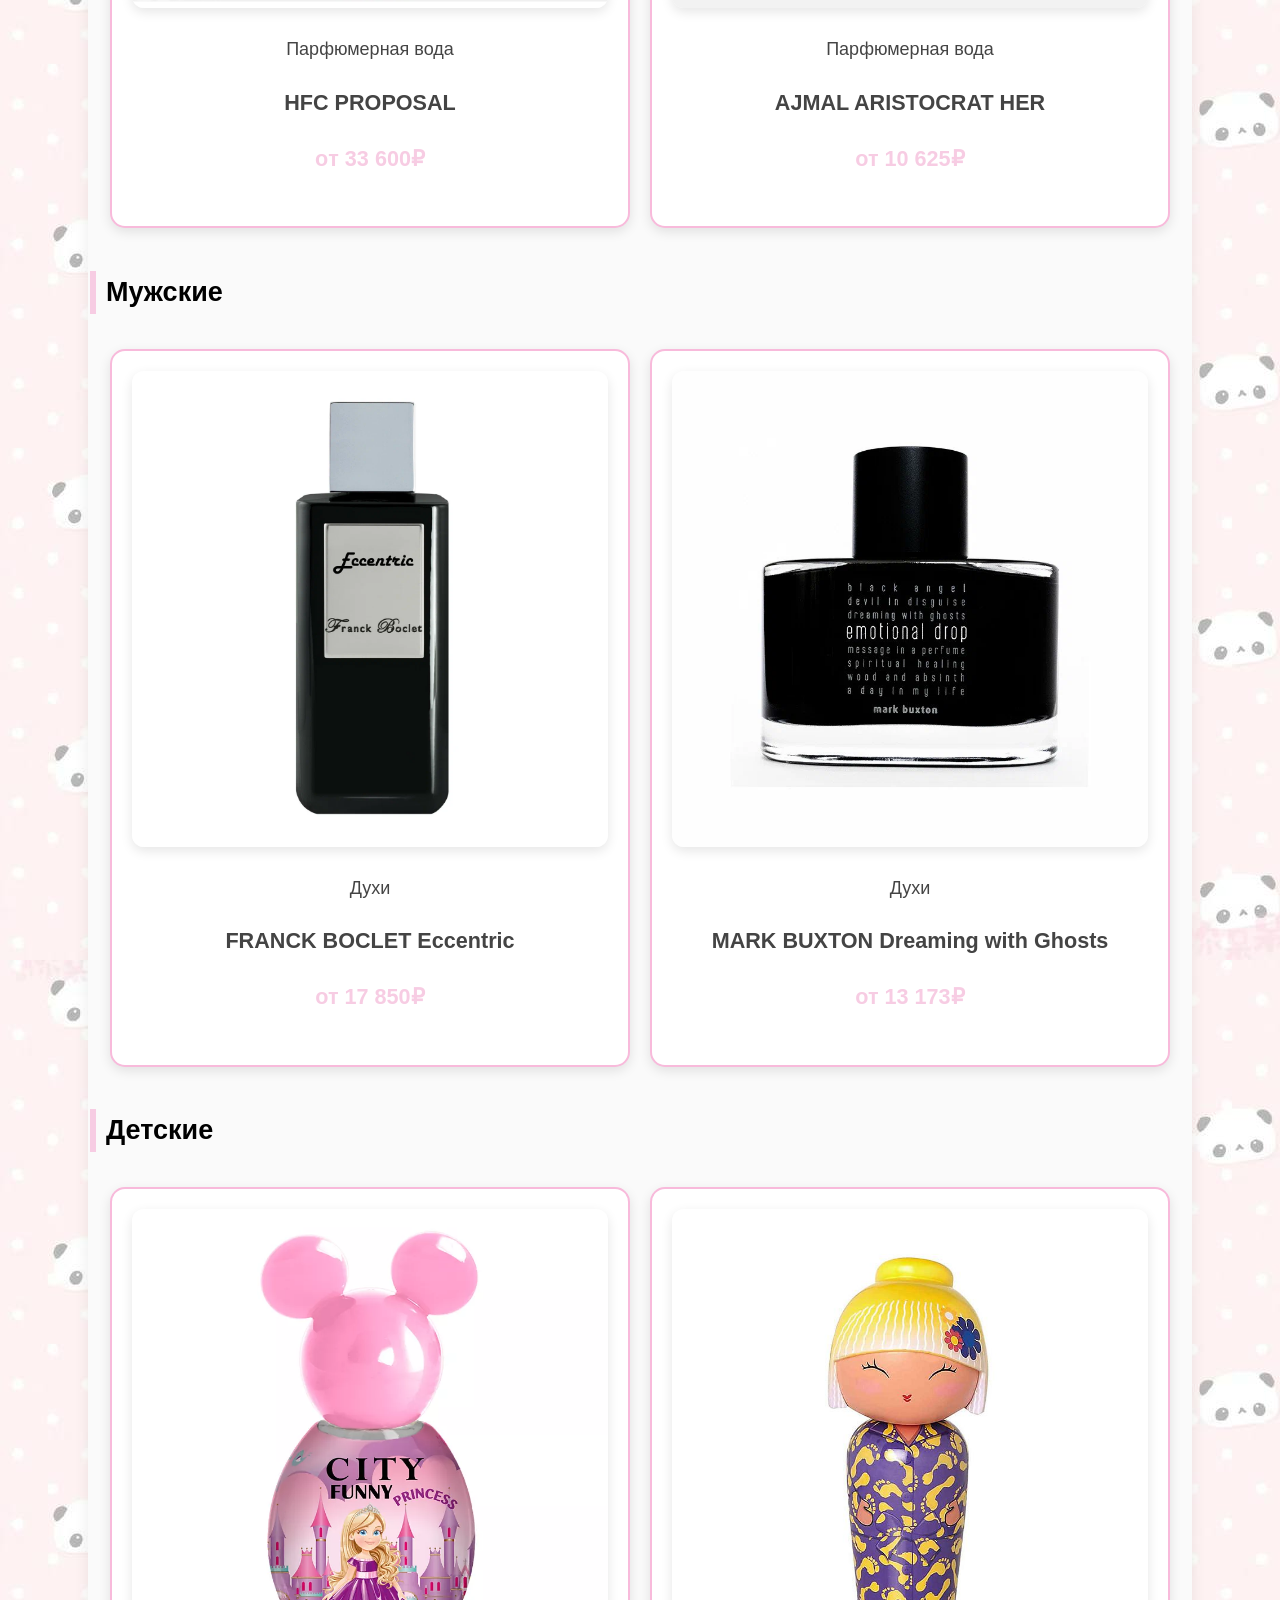
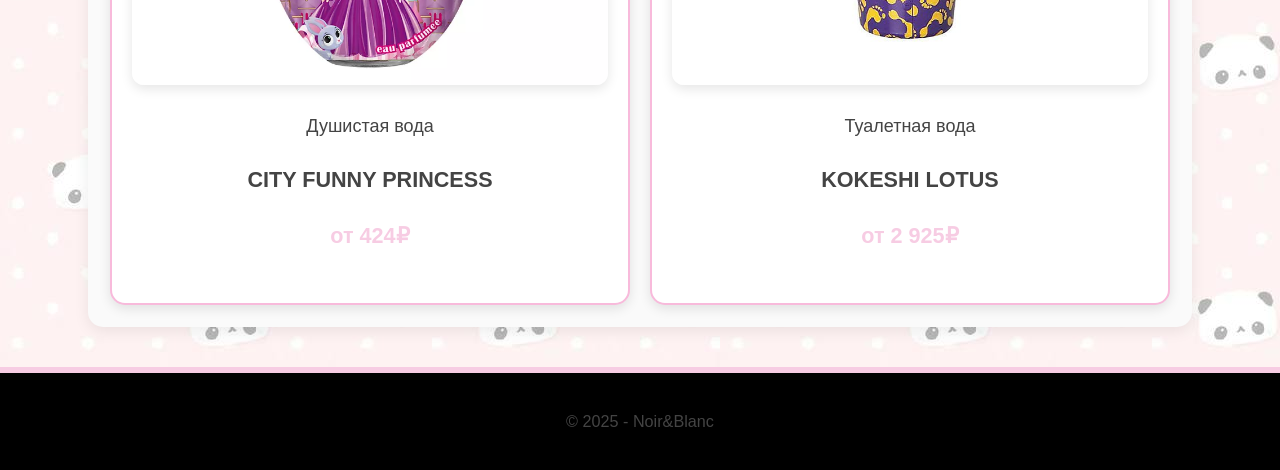
<file: parfum.html>
<!DOCTYPE html>
<html lang="ru">
    <head>
        <meta charset="UTF-8">
        <meta name="viewport" content="width=device-width, initial-scale=1.0">
        <title>Noir&Blanc</title>
                <link rel="stylesheet" type="text/css" href="style.css">

    </head>
    <body>
       <header class="header">
        <h1 div class="logo">Noir&Blanc</h1>
<a href="media/panda.jpg" alt="лого"> </a>
<input type="checkbox" id="menu-toggle">
<label for="menu-toggle" class="burger">
    <span></span>
    <span></span>
    <span></span>
</label>
        <nav class="nav">
                <a href="index.html">Главная</a>
                <a href="price.html">Услуги и цены</a>
                <a href="parfum.html">Парфюм</a>
                <a href="contact.html">Контакты</a>
                <a href="register.html">Авторизация</a>
                <a href="question.html">Вопросы - ответы</a>

        </nav>
       </header>
            <div class="container">
        <h2>Унисекс</h2>
        <div class="parfums">
                <div class="parfum">
                    <a href="MAISONDELASIELesNuitsDeBal.html">
            <img src="media/MAISON DE L ASIE Les Nuits De Bal.jpg" alt="парфюм" width="35%" height="50%">
            <p>Экстракт духов</p>
            <h3>MAISON DE L ASIE Les Nuits De Bal</h3>
            <span class="price">
                от 21 725₽
            </span>

                    </a>    
                </div>
                <div class="parfum">
                    <a href="RHIZOME04.html">
                    <img src="media/RHIZOME 04.jpg" alt="парфюм" width="35%" height="50%">
                    <p>Парфюмерная вода</p>
                    <h3>RHIZOME 04</h3>
                    <span class="price">
                        от 6 380₽
                    </span>
                    </a>
                </div>
        </div>
            
                    <h2>Женские</h2>
                    <div class="parfums">
                        <div class="parfum">
                                    <a href="HFCPROPOSAL.html">
                                        <img src="media/HFC PROPOSAL.jpg" alt="парфюм" width="35%" height="50%">
                                        <p>Парфюмерная вода</p>
                                        <h3>HFC PROPOSAL</h3>
                                        <span class="price">
                                            oт 33 600₽
                                        </span>
                                    </a>    
                                </div>
                        <div class="parfum">
                            <a href="AJMALARISTOCRATHER.html">
                                <img src="media/AJMAL ARISTOCRAT HER.jpg" alt="парфюм" width="35%" height="50%">
                                <p>Парфюмерная вода</p>
                                <h3>AJMAL ARISTOCRAT HER</h3>
                                <span class="price">
                                    от 10 625₽
                                    
                                </span>
                            </a>
                                
                            </a>
                        </div>
                    </div>
                    <h2>Мужские</h2>
                    <div class="parfums">
                        <div class="parfum">
                            <a href="FRANCKBOCLETEccentric.html">
                                <img src="media/FRANCK BOCLET Eccentric.webp" alt="парфюм" width="35%" height="50%">
                                <p>Духи</p>
                                <h3>FRANCK BOCLET Eccentric</h3>
                                <span class="price">
                                    от 17 850₽
                                </span>
                            </a>
                        </div>
                        <div class="parfum">
                            <a href="MARKBUXTONDreamingwithGhosts.html">
                                <img src="media/MARK BUXTON Dreaming with Ghosts.webp" alt="парфюм" width="35%" height="50%">
                                <p>Духи</p>
                                <h3>MARK BUXTON Dreaming with Ghosts</h3>
                                <span class="price">
                                    от 13 173₽
                                </span>
                            </a>
                        </div>
                    </div>
                    <h2>Детские</h2>
                    <div class="parfums">
                        <div class="parfum">
                            <a href="CITYFUNNYPRINCESS.html">
                                <img src="media/CITY FUNNY PRINCESS.webp" alt="парфюм" width="35%" height="50%">
                                <p>Душистая вода</p>
                                <h3>CITY FUNNY PRINCESS</h3>
                                <span class="price">
                                    от 424₽
                                </span>
                            </a>
                        </div>
                        <div class="parfum">
                            <a href="KOKESHILOTUS.html">
                                <img src="media/KOKESHI LOTUS.jpg" alt = "парфюм" width="35%" height="50%">
                                <p>Туалетная вода</p>
                                <h3>KOKESHI LOTUS</h3>
                                <span class="price">
                                    от 2 925₽
                                </span>
                            </a>
                        </div>
                    </div>
            </div>
            
                
        <footer>
            <p>&copy; 2025 - Noir&Blanc</p>
        </footer>
            </div>
    </body>
</html>
</file>
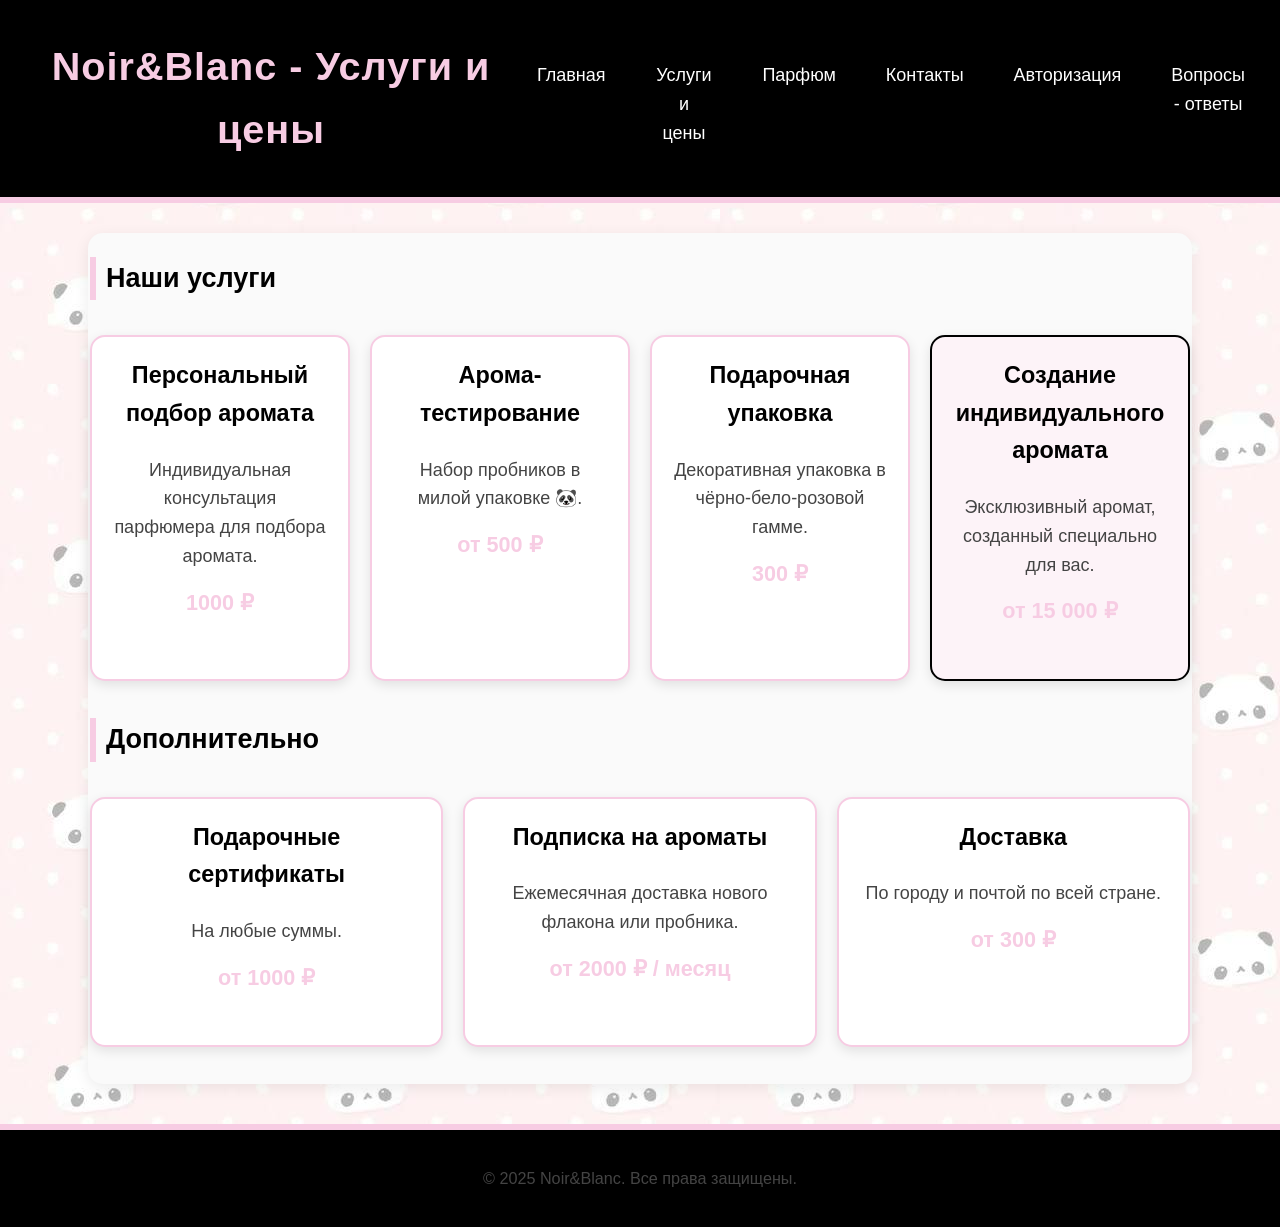
<file: price.html>
<!DOCTYPE html>
<html lang="ru">
<head>
    <meta charset="UTF-8">
        <meta name="viewport" content="width=device-width, initial-scale=1.0">
    <title>Услуги и цены</title>
    <link rel="stylesheet" href="style.css">
</head>
<body>
    <header>
        <h1>Noir&Blanc - Услуги и цены</h1>
<input type="checkbox" id="menu-toggle">
<label for="menu-toggle" class="burger">
    <span></span>
    <span></span>
    <span></span>
</label>
        <nav class="nav">
                <a href="index.html">Главная</a>
                <a href="price.html">Услуги и цены</a>
                <a href="parfum.html">Парфюм</a>
                <a href="contact.html">Контакты</a>
                <a href="register.html">Авторизация</a>
                <a href="question.html">Вопросы - ответы</a>

        </nav>
    </header>
    <div class="container">
        <h2>Наши услуги</h2>
        <div class="cards">
            <div class="card">
                <h3>Персональный подбор аромата</h3>
                <p>Индивидуальная консультация парфюмера для подбора аромата.</p>
                <span class="price">1000 ₽</span>
            </div>
            <div class="card">
                <h3>Арома-тестирование</h3>
                <p>Набор пробников в милой упаковке 🐼.</p>
                <span class="price">от 500 ₽</span>
            </div>
            <div class="card">
                <h3>Подарочная упаковка</h3>
                <p>Декоративная упаковка в чёрно-бело-розовой гамме.</p>
                <span class="price">300 ₽</span>
            </div>
            <div class="card premium">
                <h3>Создание индивидуального аромата</h3>
                <p>Эксклюзивный аромат, созданный специально для вас.</p>
                <span class="price">от 15 000 ₽</span>
            </div>
        </div>

        <h2>Дополнительно</h2>
        <div class="cards">
            <div class="card">
                <h3>Подарочные сертификаты</h3>
                <p>На любые суммы.</p>
                <span class="price">от 1000 ₽</span>
            </div>
            <div class="card">
                <h3>Подписка на ароматы</h3>
                <p>Ежемесячная доставка нового флакона или пробника.</p>
                <span class="price">от 2000 ₽ / месяц</span>
            </div>
            <div class="card">
                <h3>Доставка</h3>
                <p>По городу и почтой по всей стране.</p>
                <span class="price">от 300 ₽</span>
            </div>
        </div>
    </div>

    <footer>
        <p>© 2025 Noir&Blanc. Все права защищены.</p>
    </footer>
</body>
</html>
</file>
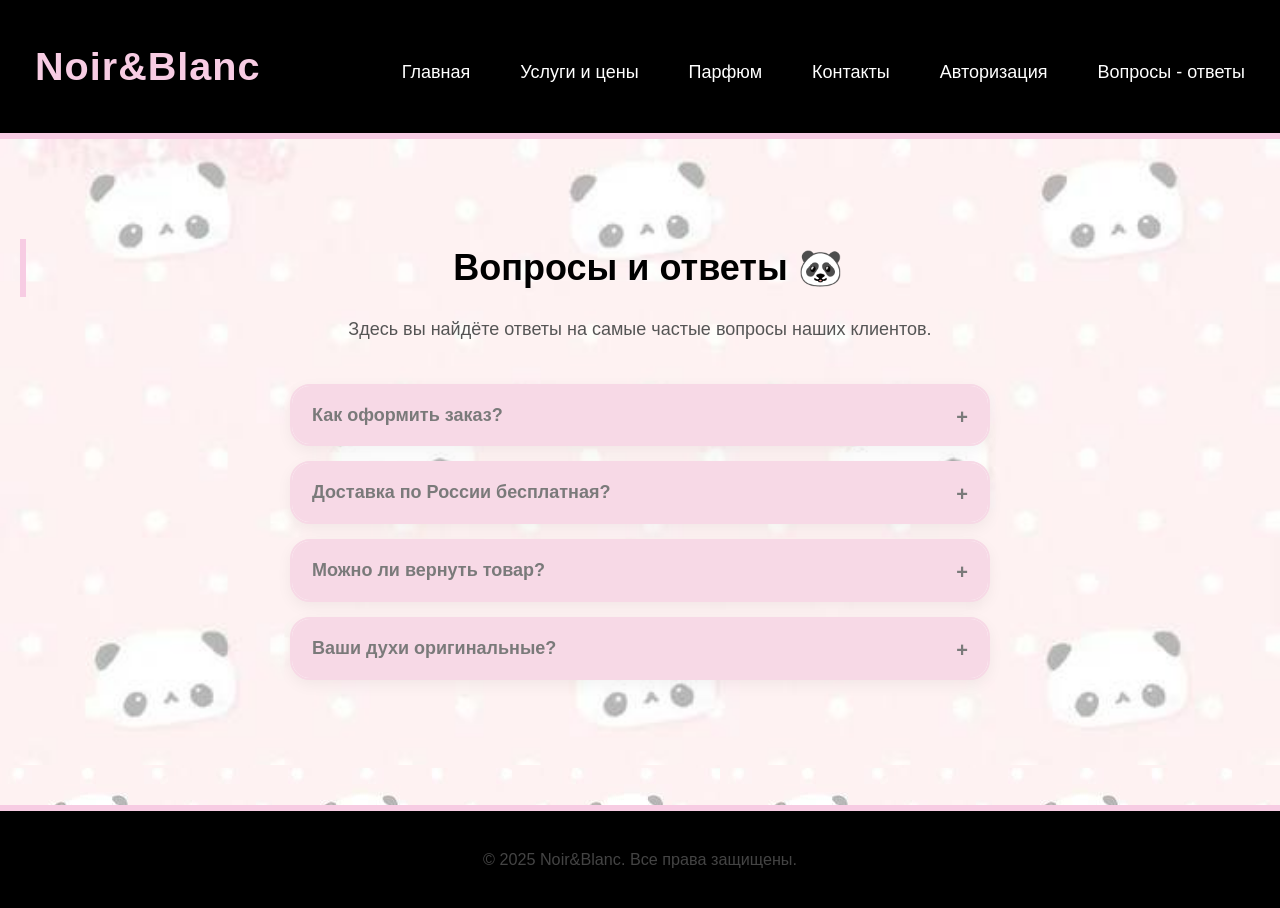
<file: question.html>
<!DOCTYPE html>
<html lang="ru">
<head>
    <meta charset="UTF-8">
    <meta name="viewport" content="width=device-width, initial-scale=1.0">
    <title>Noir&Blanc — Главная</title>
    <link rel="stylesheet" href="style.css">
</head>
<body>
  <header class="header">
        <h1 div class="logo">Noir&Blanc</h1>
<a href="media/panda.jpg" alt="лого"> </a>
<input type="checkbox" id="menu-toggle">
<label for="menu-toggle" class="burger">
    <span></span>
    <span></span>
    <span></span>
</label>
        <nav class="nav">
                <a href="index.html">Главная</a>
                <a href="price.html">Услуги и цены</a>
                <a href="parfum.html">Парфюм</a>
                <a href="contact.html">Контакты</a>
                <a href="register.html">Авторизация</a>
                <a href="question.html">Вопросы - ответы</a>

        </nav>
    </header>
<section id="faq" class="faq-section">
  <div class="faq-wrapper">
    <h2>Вопросы и ответы 🐼</h2>
    <p>Здесь вы найдёте ответы на самые частые вопросы наших клиентов.</p>

    <div class="faq-list">
      <div class="faq-item">
        <div class="faq-question">Как оформить заказ?</div>
        <div class="faq-answer">Выберите понравившийся аромат, добавьте его в корзину и оформите заказ через форму на сайте. Мы свяжемся с вами для подтверждения!</div>
      </div>

      <div class="faq-item">
        <div class="faq-question">Доставка по России бесплатная?</div>
        <div class="faq-answer">Да, при заказе от 5000 рублей доставка по России бесплатная. Мы также доставляем по СНГ и Европе.</div>
      </div>

      <div class="faq-item">
        <div class="faq-question">Можно ли вернуть товар?</div>
        <div class="faq-answer">Да, в течение 14 дней при сохранении упаковки и товарного вида. Просто напишите нам через форму обратной связи!</div>
      </div>

      <div class="faq-item">
        <div class="faq-question">Ваши духи оригинальные?</div>
        <div class="faq-answer">Конечно! Мы работаем только с сертифицированными поставщиками селективной парфюмерии.</div>
      </div>
    </div>

    
  </div>
</section>
    <footer>
        <p>© 2025 Noir&Blanc. Все права защищены.</p>
    </footer>
<script>
  document.querySelectorAll('.faq-question').forEach(item => {
    item.addEventListener('click', () => {
      item.parentElement.classList.toggle('active');
    });
  });
</script>
</body>
</file>
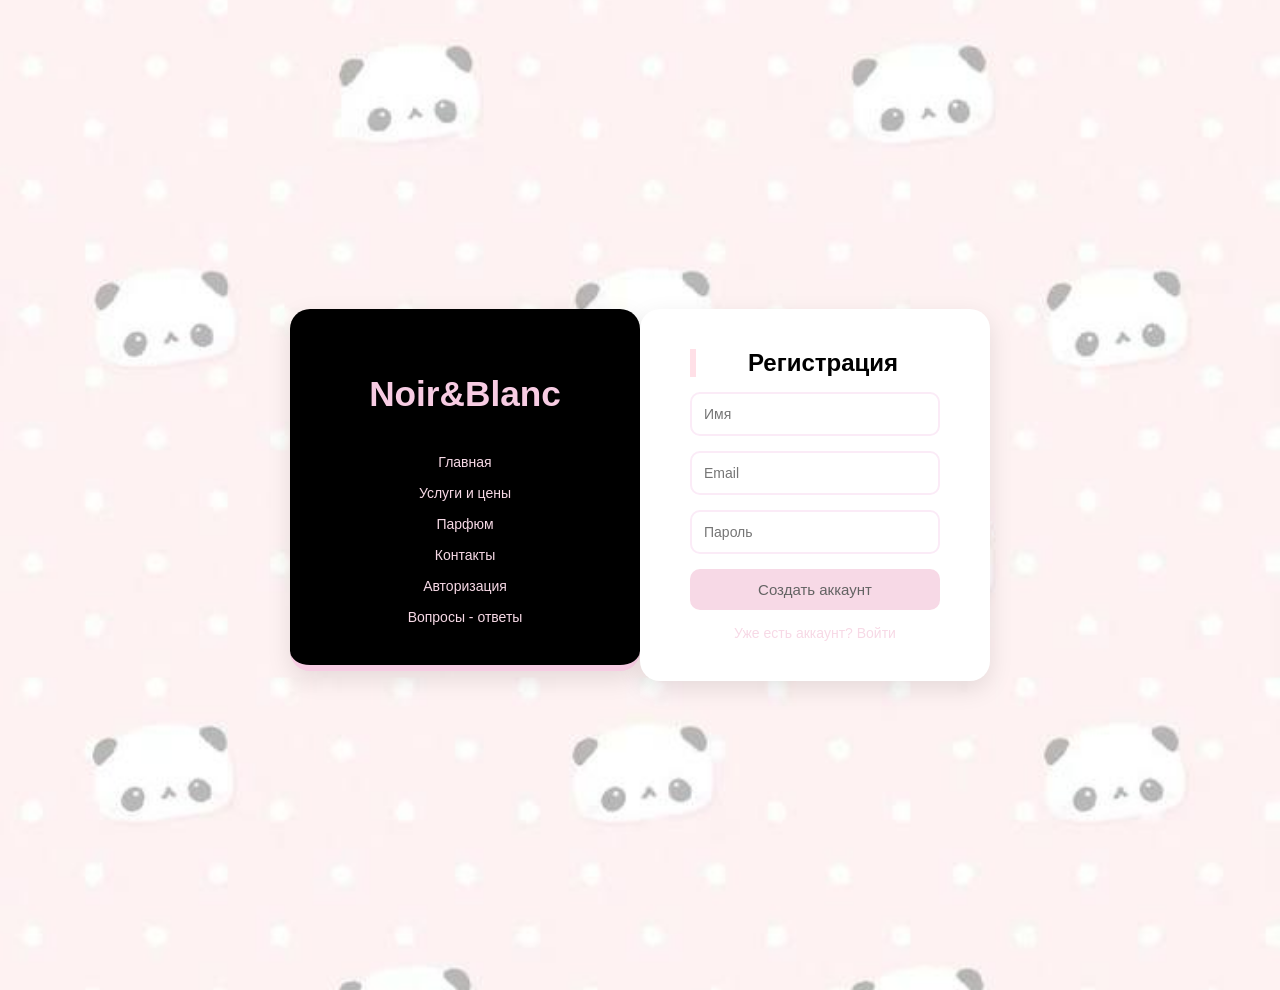
<file: register.html>
<!DOCTYPE html>
<html lang="ru">
<head>
  <meta charset="UTF-8">
  <meta name="viewport" content="width=device-width, initial-scale=1.0">
  <title>Регистрация</title>
  <link rel="stylesheet" href="cuteregist.css">
</head>
<body>
  <div class="layout">
<header class="header">
        <h1 div class="logo">Noir&Blanc</h1>
<a href="media/panda.jpg" alt="лого"> </a>
<input type="checkbox" id="menu-toggle">
<label for="menu-toggle" class="burger">
    <span></span>
    <span></span>
    <span></span>
</label>
        <nav class="nav">
                <a href="index.html">Главная</a>
                <a href="price.html">Услуги и цены</a>
                <a href="parfum.html">Парфюм</a>
                <a href="contact.html">Контакты</a>
                <a href="register.html">Авторизация</a>
                <a href="question.html">Вопросы - ответы</a>

        </nav>
    </header>
  <div class="container">
    <h2>Регистрация</h2>
    <form>
      <input type="text" placeholder="Имя" required>
      <input type="email" placeholder="Email" required>
      <input type="password" placeholder="Пароль" required>
      <button type="submit">Создать аккаунт</button>
      <a href="login.html">Уже есть аккаунт? Войти</a>
    </form>
  </div>
  </div>
</body>
</html>
</file>
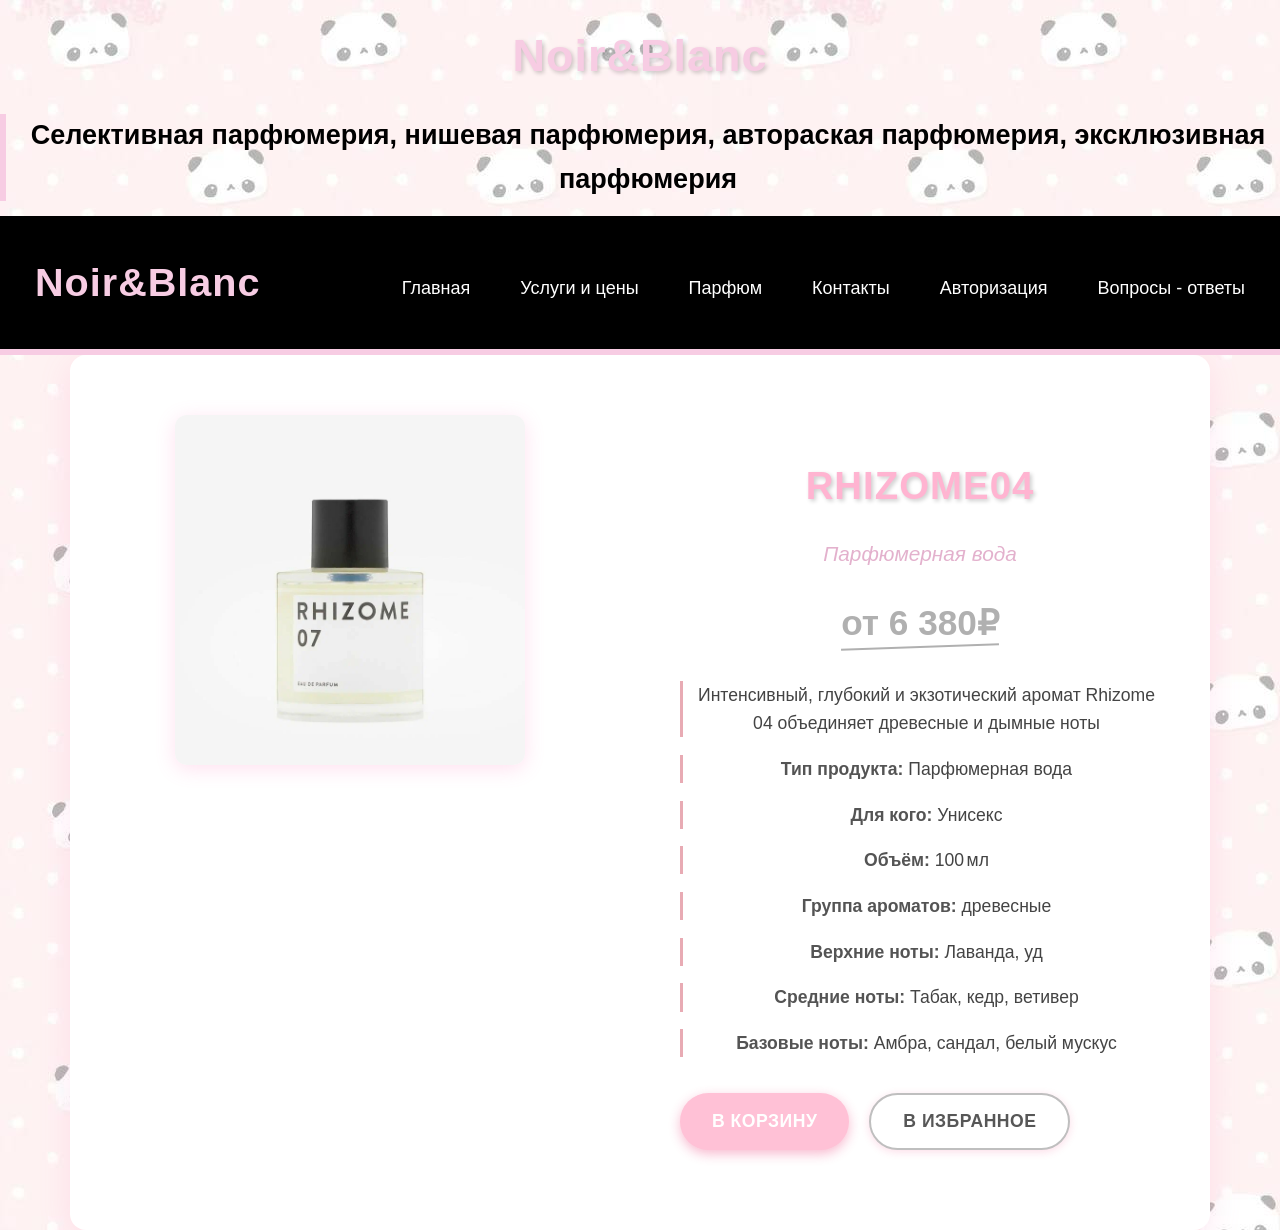
<file: RHIZOME04.html>
<!DOCTYPE html>
<html lang="ru">
    <head>
        <meta charset="UTF-8">

        <meta name="viewport" content="width=device-width, initial-scale=1.0">
        <title>Noir&Blanc</title>        
        <link rel="stylesheet" type="text/css" href="style.css">
    </head>
    <body>
        <div class="title-width-image ">
        <h1>Noir&Blanc</h1>
        <div id="wrapper">
            <div class="center">
 
                <h2>Селективная парфюмерия, нишевая парфюмерия, автораская парфюмерия, эксклюзивная парфюмерия</h2>
        
         <header class="header">
        <h1 div class="logo">Noir&Blanc</h1>
<a href="media/panda.jpg" alt="лого"> </a>
<input type="checkbox" id="menu-toggle">
<label for="menu-toggle" class="burger">
    <span></span>
    <span></span>
    <span></span>
</label>
        <nav class="nav">
                <a href="index.html">Главная</a>
                <a href="price.html">Услуги и цены</a>
                <a href="parfum.html">Парфюм</a>
                <a href="contact.html">Контакты</a>
                <a href="register.html">Авторизация</a>
                <a href="question.html">Вопросы - ответы</a>

        </nav>
    </header>
    <div class="product-page">
        <div class="product-image">
            <img src="media/RHIZOME 04.jpg" alt="Название аромата">
        </div>
        <div class="product-info">
            <h1>RHIZOME04</h1>
            <p class="brand">Парфюмерная вода</p>
            <div class="price">
                <span class="current-price">от 6 380₽</span>
            </div>
            <div class="description">
                <p>Интенсивный, глубокий и экзотический аромат Rhizome 04 объединяет древесные и дымные ноты</p>    
                <p><strong>Тип продукта:</strong> Парфюмерная вода</p>
                <p><strong>Для кого:</strong> Унисекс</p>
                <p><strong>Объём:</strong> 100 мл</p>
                <p><strong>Группа ароматов:</strong> древесные</p>
                <p><strong>Верхние ноты:</strong> Лаванда, уд</p>
                <p><strong>Средние ноты:</strong> Табак, кедр, ветивер</p>
                <p><strong>Базовые ноты:</strong> Амбра, сандал, белый мускус</p>
            </div>
            <div class="actions">
                <button class="btn btn-add-to-cart">В корзину</button>
                <button class="btn btn-favorite">В избранное</button>
            </div>
        </div>
    </div>
</body>
</html>
</file>
<file: style.css>
body {
    margin: 0;
    font-family: 'Poppins', 'Segoe UI', sans-serif;
    background: white;
    color: #333333;
    line-height: 1.6;
        background: url(media/phon.jpg);
        font-size: 18px;
}

header {
    background: #000000;
    color: #ffffff;
    padding: 20px;
    text-align: center;
    display: flex;
    align-items: center;
    justify-content: space-between;
    position: relative;
    border-bottom: 6px solid #f7cce3; 
}


header h1 {
    margin: 0;
    font-size: 2.2em;
    color: #f7cce3;
}


nav {
    margin-top: 12px;
    display: flex;
    gap: 20px;
}

nav a {
    color: #ffffff;
    text-decoration: none;
    margin: 0 15px;
    font-weight: 500;
    transition: color 0.3s ease;
}




.container {
    max-width: 1100px;
    margin: 30px auto;
    padding: 2px;
    background: #fafafa;
    border-radius: 15px;
    box-shadow: 0 4px 15px rgba(0,0,0,0.08);
}


h2 {
    color: #000000;
    margin-bottom: 15px;
    border-left: 6px solid #f7cce3;
    padding-left: 10px;
}


p {
    margin-bottom: 15px;
    color: #444;
}


button, .btn {
    display: inline-block;
    background: #f7cce3;
    color: #000000;
    border: none;
    padding: 12px 25px;
    border-radius: 30px;
    font-size: 1em;
    font-weight: bold;
    cursor: pointer;
    transition: 0.3s ease;
}

button:hover, .btn:hover {
    background: #000000;
    color: #f7cce3;
}

img {
    max-width: 100%;
    border-radius: 12px;
    box-shadow: 0 4px 12px rgba(0,0,0,0.1);
}

footer {
    background: #000000;
    color: #ffffff;
    text-align: center;
         padding: 20px;
    margin-top: 40px;
    border-top: 6px solid #f7cce3;
    font-size: 0.9em;
}

.panda-decor {
    background: url('media/panda.jpg') no-repeat center/contain;
    width: 120px;
    height: 120px;
    margin: 20px auto;
    opacity: 0.8;
}

a {
    color: #f7cce3;
    text-decoration: none;
}

a:hover {
    text-decoration: underline;
}


.card {
    background: #ffffff;
    border-radius: 12px;
    padding: 15px;
    margin: 15px 0;
    box-shadow: 0 2px 10px rgba(0,0,0,0.08);
    transition: transform 0.2s ease;
}

.card:hover {
    transform: translateY(-5px);
}

h1 {
    font-size: 2.5em;
    font-weight: bold;
    color: #f7cce3;            
    text-align: center;
    margin: 20px 0;
    text-shadow: 2px 2px 4px rgba(0,0,0,0.2); 
    letter-spacing: 1px;
    font-family: 'Poppins', 'Segoe UI', sans-serif;
}

header h1 {
    color: #f7cce3;
    background: #000;        
    padding: 15px;
    border-radius: 10px;
 
   display: inline-block;
}
.center {
    text-align: center;
}

.cards {
    display: grid;
    grid-template-columns: repeat(auto-fit, minmax(250px, 1fr));
    gap: 20px;
    margin: 20px 0;
}


.card {
    background: #fff;
    border-radius: 15px;
    padding: 20px;
    box-shadow: 0 4px 12px rgba(0,0,0,0.1);
    transition: transform 0.3s ease;
    text-align: center;
    border: 2px solid #f7cce3;
}

.card:hover {
    transform: translateY(-5px);
}


.card h3 {
    margin-top: 0;
    color: #000;
    font-size: 1.3em;
}


.price {
    display: block;
    margin-top: 10px;
    font-size: 1.2em;
    font-weight: bold;
    color: #f7cce3;
}


.card.premium {
    background: #fdf3f8;
    border: 2px solid #000;
}

.content {
    background: linear-gradient(145deg, #fff, #f7f7f7);
    border: 2px solid #f7cce3;
    border-radius: 20px;
    padding: 40px;
    text-align: center;
    margin: 40px auto;
    max-width: 900px;
    box-shadow: 0 6px 20px rgba(0,0,0,0.08);
    transition: transform 0.3s ease;
}

.content:hover {
    transform: scale(1.02);
}

.content h2 {
    font-size: 2em;
    color: #000;
    margin-bottom: 15px;
    text-shadow: 1px 1px 4px rgba(0,0,0,0.1);
}

.content p {
    font-size: 1.2em;
    color: #444;
    line-height: 1.6;
}
.parfums {
    display: grid; 
    grid-template-columns: repeat(2, 1fr); 
    gap: 20px; 
    padding: 20px;
    max-width: 1100px; 
    margin: 0 auto;
}
.parfum {
  max-width: 100%; 
    box-sizing: border-box; 
    width: 100%;
    background: #fff;
    border-radius: 15px;
    padding: 20px;
    box-shadow: 0 4px 12px rgba(0,0,0,0.1);
    transition: transform 0.3s ease;
    text-align: center;
    border: 2px solid #f8badb;
    box-sizing: border-box
}
.parfum h3 {
    font-size: 1.2em;
    color: #444;
    line-height: 1.6;
    text-align: center; 
}
.parfum:hover {
        transform: translateY(-5px);
}


.contacts-section {
  background: url('media/phon.jpg') no-repeat center center fixed;
  background-size: cover;
  height: 100vh;
  display: flex;
  justify-content: center;
  align-items: center;

}

.contacts-wrapper h2 {
  color: #484848;
  font-size: 36px;
  margin-bottom: 10px;
}

.contacts-wrapper p {
  color: #555;
  margin-bottom: 40px;
  font-size: 18px;
}

.contacts-content {
  display: flex;
  justify-content: center;
  gap: 50px;
  flex-wrap: wrap;
}

.contact-form {
  background: #fff;
  padding: 30px;
  border-radius: 20px;
  box-shadow: 0 5px 15px rgba(0,0,0,0.1);
  width: 300px;
  display: flex;
  flex-direction: column;
  gap: 15px;
}

.contact-form input,
.contact-form textarea {
  padding: 10px 15px;
  border: 2px solid #f7d9e6;
  border-radius: 10px;
  font-size: 16px;
  outline: none;
}

.contact-form textarea {
  resize: none;
  height: 100px;
}

.contact-form button {
  background: #f6e3eb;
  color: #3c3c3c;
  border: none;
  padding: 12px;
  border-radius: 15px;
  font-size: 16px;
  cursor: pointer;
  transition: 0.3s;
}

.contact-form button:hover {
  background: #ffd0e5;
}

.contact-info {
  text-align: left;
  display: flex;
  flex-direction: column;
  gap: 20px;
  min-width: 200px;
}

.info-item {
  display: flex;
  align-items: center;
  gap: 10px;
  font-size: 16px;
}

.icon {
  font-size: 20px;
}

.pandas {
  position: absolute;
  bottom: 10px;
  right: 10px;
  display: flex;
  gap: 20px;
}

.panda {
  width: 80px;
  transform: rotate(-10deg);
}

.faq-section {
        background: url(media/phon.jpg);
  background-size: cover;
  color: #333;
  padding: 70px 20px;
  text-align: center;
  font-family: 'Arial', sans-serif;
  position: relative;
}

.faq-wrapper h2 {
  color: #000000;
  font-size: 36px;
  margin-bottom: 10px;
}

.faq-wrapper p {
  color: #555;
  margin-bottom: 40px;
  font-size: 18px;
}

.faq-list {
  max-width: 700px;
  margin: 0 auto;
  text-align: left;
}

.faq-item {
  background: #fff;
  border: 2px solid #f7d9e6;
  border-radius: 20px;
  margin-bottom: 15px;
  box-shadow: 0 5px 15px rgba(0,0,0,0.05);
  overflow: hidden;
  transition: 0.3s;
}

.faq-item:hover {
  transform: translateY(-3px);
  box-shadow: 0 8px 18px rgba(0,0,0,0.1);
}

.faq-question {
  background: #f7d9e6;
  color: #7a7a7a;
  padding: 15px 20px;
  font-size: 18px;
  font-weight: bold;
  cursor: pointer;
  position: relative;
}

.faq-question::after {
  content: "+";
  position: absolute;
  right: 20px;
  font-size: 20px;
  transition: 0.3s;
}

.faq-item.active .faq-question::after {
  content: "+";
}

.faq-answer {
  display: none;
  padding: 15px 20px;
  color: #444;
  font-size: 16px;
  line-height: 1.5;
  background: #fffafc;
}

.faq-item.active .faq-answer {
  display: block;
}

.faq-pandas {
  position: absolute;
  bottom: 10px;
  left: 10px;
  display: flex;
  gap: 15px;
}

.panda {
  width: 80px;
  opacity: 0.9;
}




.product-page {
    display: flex;
    max-width: 1200px;
    margin: 0 auto;
    background-color: #fff;
    border-radius: 16px;
    overflow: hidden;
    box-shadow: 0 8px 32px rgba(255, 105, 180, 0.15); /

}

.product-image {
    flex: 1;
    min-width: 400px;
    display: flex;
    justify-content: center;
    align-items: center;
    padding: 20px;
}

.product-image img {
    max-width: 90%;
    height: auto;
    border-radius: 12px;
    box-shadow: 0 4px 20px rgba(255, 105, 180, 0.2);
}

.product-info {
    flex: 1;
    padding: 40px 30px;
}

.product-info h1 {
    font-size: 2.4rem;
    margin-bottom: 12px;
    color: #ffb4d1;
    font-weight: 600;
}

.brand {
    font-size: 1.3rem;
    color: #e3b1cd;
    margin-bottom: 24px;
    font-style: italic;
}

.price {
    margin-bottom: 30px;
}

.current-price {
    font-size: 2.2rem;
    font-weight: bold;
    color: #b0b0b0;
    position: relative;
}

.current-price::before {
    content: "";
    position: absolute;
    bottom: -6px;
    left: 0;
    width: 100%;
    height: 2px;
    background-color: #b0b0b0;
    transform: rotate(-2deg);
}

.description {
    margin-bottom: 36px;
    color: #c6aaaa;
    font-size: 1.1rem;
}

.description p {
    margin-bottom: 14px;
    padding-left: 10px;
    border-left: 3px solid #e8abb4;
}

.description strong {
    color: #545454;
    font-weight: 600;
}

.actions {
    display: flex;
    gap: 20px;
    flex-wrap: wrap;
}

.btn {
    padding: 16px 32px;
    border: none;
    border-radius: 50px;
    font-size: 1.1rem;
    cursor: pointer;
    transition: all 0.3s ease;
    text-transform: uppercase;
    font-weight: 600;
    letter-spacing: 0.5px;
}

.btn-add-to-cart {
    background-color: #ffc1d6;
    color: white;
    box-shadow: 0 4px 12px rgba(233, 30, 99, 0.3);
}

.btn-add-to-cart:hover {
    background-color: #ffffff; 
    transform: translateY(-2px);
    box-shadow: 0 6px 16px rgba(233, 30, 99, 0.4);
}

.btn-favorite {
    background-color: white;
    color: #575757;
    border: 2px solid #bfbfbf;
    box-shadow: 0 2px 8px rgba(233, 30, 99, 0.15);
}

.btn-favorite:hover {
    background-color: #e9e9e9; 
    transform: translateY(-1px);
}
@media (max-width: 768px) {
  .nav {
    display: none;
    flex-direction: column;
    position: relative;
    top: 70px;
    right: 20px;
    background: #080808;  
  }

  #menu-toggle:checked + .burger + .nav {
    display: flex;
  }

  .burger {
    display: flex;
    font-size: 28px;
    cursor: pointer;
  }
}
#menu-toggle {
  display: none;
}

.burger {
  display: none;
  font-size: 28px;
  cursor: pointer;
}

@media (max-width: 768px) {
  .burger {
    display: block;
  }

  nav.nav {
    display: none;
    flex-direction: column;
  }
  nav.nav a {
    color: #ffffff;
    margin: 10px 0;
    font-size: 18px;
  }

  #menu-toggle:checked + .burger + .nav {
    display: flex;
  }
}
.burger {
  display: none;  
  flex-direction: column; 
  gap: 5px;
  cursor: pointer;
}

.burger span {
  display: block;
  width: 25px;
  height: 3px;
  background: white;  
  border-radius: 2px;
}

@media (max-width: 768px) {
  .burger {
    display: flex; 
  }
}
img {
  width: 100%;
  height: auto;
  object-fit: contain;
  max-height: 2500px;
}
@media (max-width: 768px) {
  main,
  section,
  .container {
    padding-top: 120px;
  }
}
.product-page {
  display: flex;
  align-items: flex-start;
  gap: 40px;
  max-width: 1100px;
  margin: 0 auto;
  padding: 40px 20px;
}

.product-image img {
  width: 350px;
  height: auto;
  object-fit: contain;
}

.product-info {
  flex: 1;
}
  
@media (max-width: 768px) {

  body {
    overflow-x: hidden;
  }

  .product-page {
    flex-direction: column;
    align-items: center;
    padding: 20px 15px;
  }

  .product-image img {
    width: 100%;
    max-width: 280px;
    margin-bottom: 20px;
  }

  .product-info {
    width: 100%;
    text-align: center;
  }

  .description p {
    text-align: left;
    font-size: 15px;
    line-height: 1.5;
  }

  .current-price {
    font-size: 20px;
    display: block;
    margin: 15px 0;
  }

  .actions {
    display: flex;
    flex-direction: column;
    gap: 12px;
    margin-top: 20px;
  }

  .actions button {
    width: 100%;
  }
}
</file>
<file: cuteregist.css>
:root {
  --bg: #fdf8ff;
  --accent: #f7d9e6;
  --accent-light: #fbebf7;
  --text: #4a4a4a;
  --white: #ffffff;
}

* {
  margin: 0;
  padding: 0;
  box-sizing: border-box;
  font-family: 'Poppins', sans-serif;
}

body {
  background: url('media/phon.jpg') no-repeat center center fixed;
  background-size: cover;
  height: 110vh;
  display: flex;
  justify-content: center;
  align-items: center;
}


.container {
  background: var(--white);
  padding: 40px 50px;
  border-radius: 20px;
  box-shadow: 0 8px 25px rgba(0,0,0,0.1);
  width: 350px;
  text-align: center;
  transition: 0.3s;
}

.container:hover {
  transform: translateY(-3px);
}

h2 {
  color: var(--text);
  margin-bottom: 25px;
  font-weight: 600;
    color: #000000;
    margin-bottom: 15px;
    border-left: 6px solid #ffe0e7;
    padding-left: 10px;

}

input {
  width: 100%;
  padding: 12px;
  border: 2px solid var(--accent-light);
  border-radius: 10px;
  margin-bottom: 15px;
  font-size: 14px;
  outline: none;
  transition: 0.2s;
  background-color: #fff;
}

input:focus {
  border-color: var(--accent);
  box-shadow: 0 0 8px var(--accent-light);
}

button {
  width: 100%;
  padding: 12px;
  border: none;
  border-radius: 10px;
  background: var(--accent);
  color: #636363;
  font-weight: 500px;
  font-size: 15px;
  cursor: pointer;
  transition: 0.3s;
}

button:hover {
  background: #fdcad9;
  box-shadow: 0 0 10px var(--accent-light);
}

a {
  display: block;
  margin-top: 15px;
  color: var(--accent);
  font-size: 14px;
  text-decoration: none;
}

a:hover {
  text-decoration: underline;
}
header {
    background: #000000;
    color: #ffffff;
      padding: 40px 50px;
  border-radius: 20px;
  box-shadow: 0 8px 25px rgba(0,0,0,0.1);
  width: 350px;
  text-align: center;
  transition: 0.3s;
    border-bottom: 6px solid #f7cce3; 
}
header h1 {
    margin: 0;
    font-size: 2.2em;
    padding: 25px;
      border-radius: 10px;
  margin-bottom: 15px;
    color: #f7cce3;
}
header:hover {
  transform: translateY(-3px);
}
nav {
    margin-top: 12px;
}
.layout {
  display: flex;  
  align-items: flex-start;
}

@media (min-width: 769px) {
  .layout {
    flex-direction: row; 
  }

  .container {
    width: 350px;
  }
    #menu-toggle:checked + .burger + .nav {
    display: flex;
  }
}
#menu-toggle {
  display: none;
}


@media (max-width: 768px) {
  .layout {
    flex-direction: column;  
    align-items: center;
  }

  header {
    width: 100%;
    border-radius: 0 0 20px 20px;
  }

  .container {
    width: 90%;
    margin-top: 10px;
  }
    #menu-toggle:checked + .burger + .nav {
    display: flex;
  }
}
.burger {
  display: none;
  flex-direction: column;
  gap: 6px;
  cursor: pointer;
  z-index: 1000;
}

.burger span {
  width: 28px;
  height: 3px;
  background: white;  
  border-radius: 3px;
}

#menu-toggle {
  display: none;
}

@media (max-width: 768px) {

  .burger {
    display: flex;
  }

  .nav {
    display: none;
    flex-direction: column;
    background: black;
    padding: 15px;
    margin-top: 10px;
    border-radius: 10px;
  }


  .nav a {
    color: white;
    margin: 10px 0;
    font-size: 18px;
  }

  #menu-toggle:checked + .burger + .nav {
    display: flex;
  }
}
</file>
